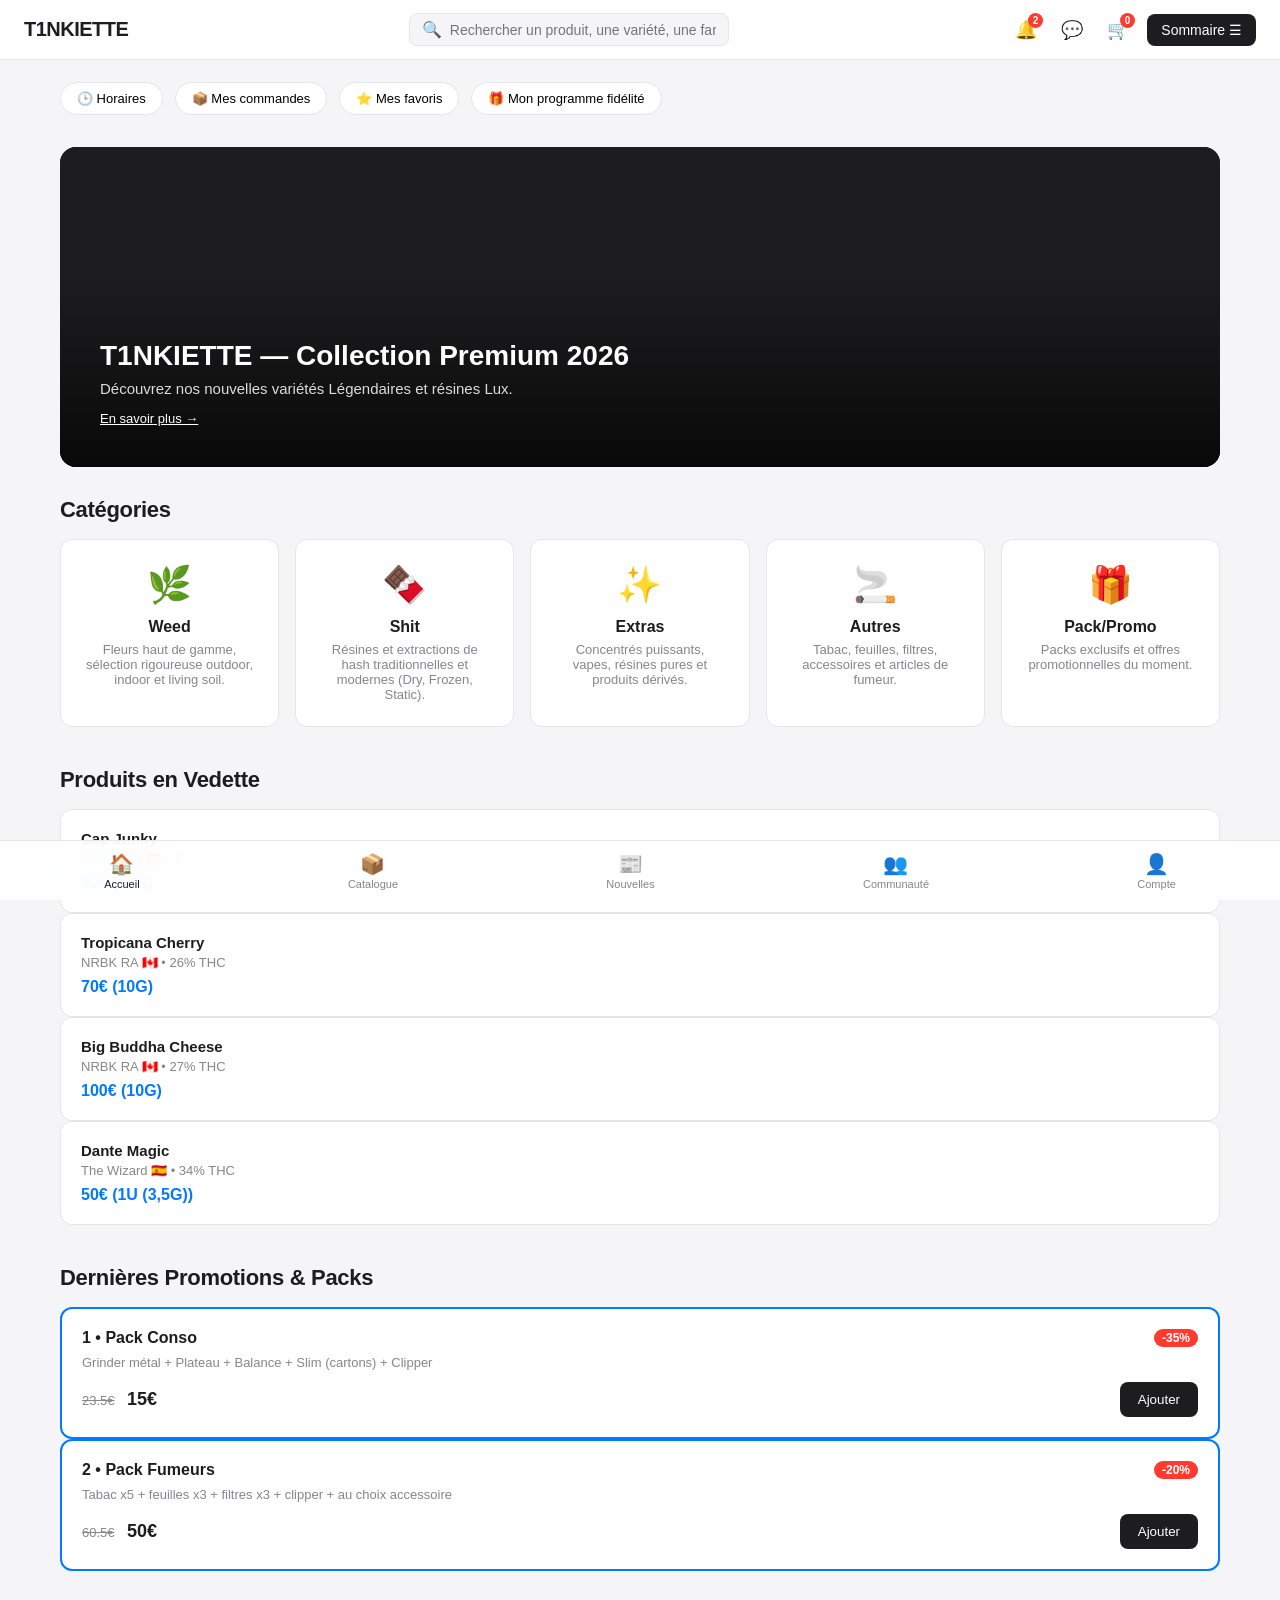
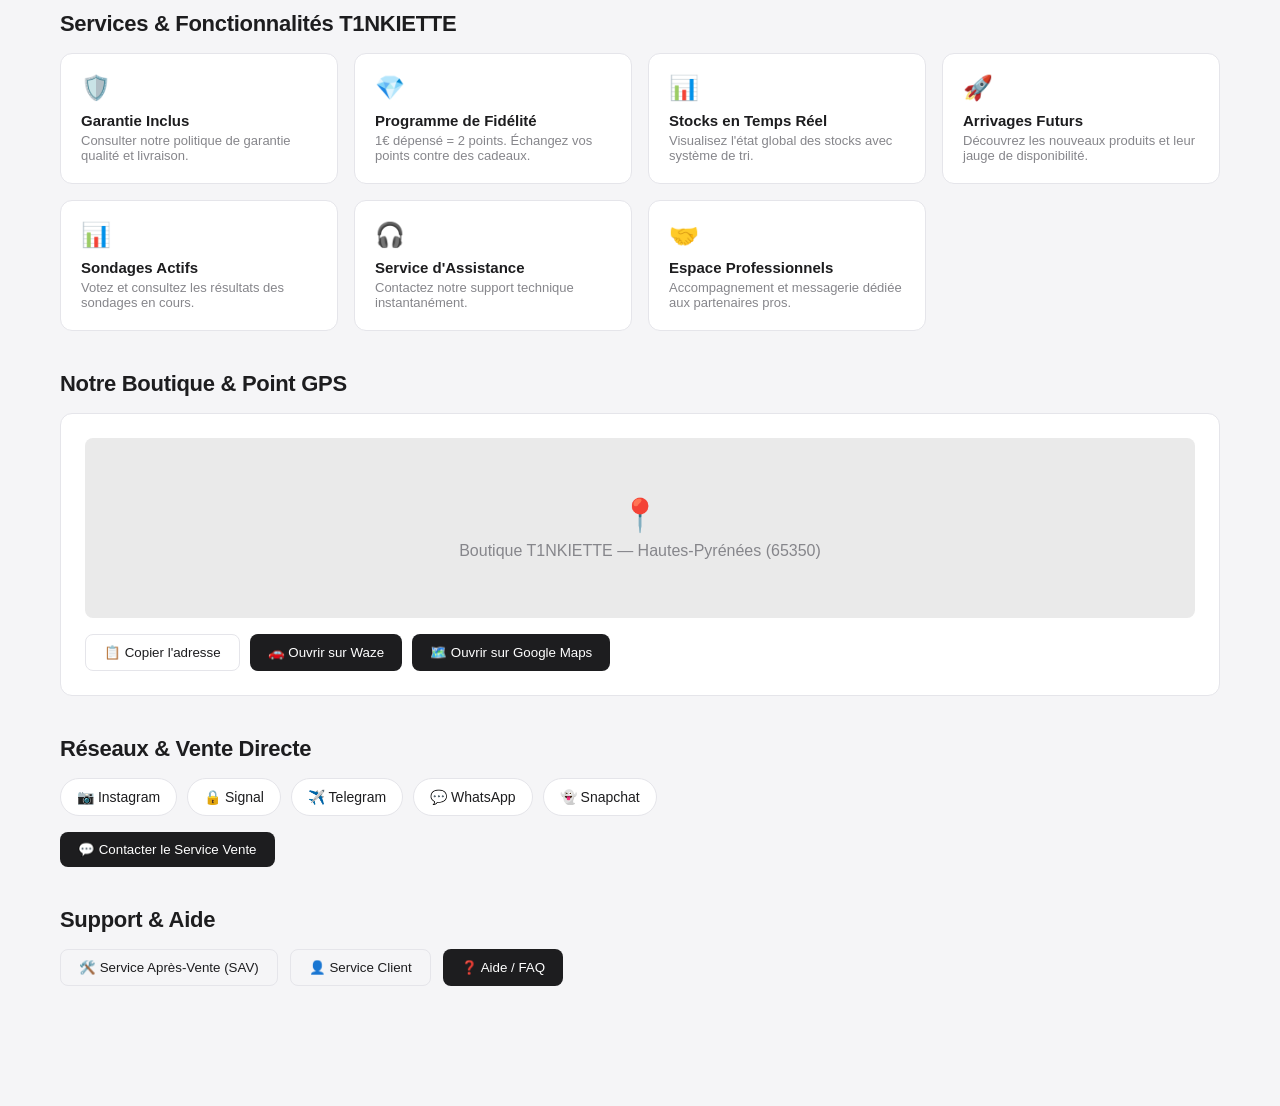
<file: index.html>
<!DOCTYPE html>
<html lang="fr">
<head>
  <meta charset="UTF-8">
  <meta name="viewport" content="width=device-width, initial-scale=1.0">
  <title>T1NKIETTE — Store & Blog</title>
  <link rel="stylesheet" href="css/style.css">
  <link rel="stylesheet" href="css/home.css">
</head>
<body>

  <!-- ================= HEADER (Barre Haute) ================= -->
  <header class="app-header">
    <div class="header-left">
      <a href="index.html" class="logo">T1NKIETTE</a>
    </div>
    <div class="header-center">
      <div class="search-bar-container">
        <span class="search-icon">🔍</span>
        <input type="text" id="global-search" placeholder="Rechercher un produit, une variété, une farm..." oninput="handleGlobalSearch(this.value)">
      </div>
    </div>
    <div class="header-right">
      <button class="icon-btn" onclick="openNotificationsModal()" title="Notifications">🔔<span id="notif-badge" class="badge">2</span></button>
      <button class="icon-btn" onclick="window.location.href='messaging.html'" title="Messagerie">💬</button>
      <button class="icon-btn" onclick="window.location.href='cart.html'" title="Panier">🛒<span id="cart-badge" class="badge">0</span></button>
      <button class="btn-sommaire" onclick="openSommaireDrawer()">Sommaire ☰</button>
    </div>
  </header>

  <!-- ================= MAIN CONTENT CONTAINER ================= -->
  <main id="main-content" class="container">
    
    <!-- BARRE SECONDAIRE ACCUEIL -->
    <div class="home-subbar">
      <button class="subbar-btn" onclick="openModal('horaires-modal')">🕒 Horaires</button>
      <button class="subbar-btn" onclick="window.location.href='account.html#orders'">📦 Mes commandes</button>
      <button class="subbar-btn" onclick="window.location.href='account.html#favorites'">⭐ Mes favoris</button>
      <button class="subbar-btn" onclick="window.location.href='loyalty.html'">🎁 Mon programme fidélité</button>
    </div>

    <!-- 1. CARROUSEL HERO (Dernières news / produits / promos - max 5 slides) -->
    <section class="hero-carousel">
      <div class="carousel-track" id="hero-track">
        <!-- Généré dynamiquement -->
      </div>
      <div class="carousel-dots" id="carousel-dots"></div>
    </section>

    <!-- 2. CATÉGORIES DE PRODUITS -->
    <section class="home-section">
      <h2 class="section-title">Catégories</h2>
      <div class="categories-grid" id="home-categories-grid">
        <!-- Généré dynamiquement depuis store-data.js -->
      </div>
    </section>

    <!-- 3. PRODUITS EN VEDETTE -->
    <section class="home-section">
      <h2 class="section-title">Produits en Vedette</h2>
      <div class="products-carousel" id="featured-products-grid">
        <!-- Généré dynamiquement -->
      </div>
    </section>

    <!-- 4. DERNIÈRES PROMOTIONS -->
    <section class="home-section">
      <h2 class="section-title">Dernières Promotions & Packs</h2>
      <div class="promos-grid" id="home-promos-grid">
        <!-- Généré dynamiquement -->
      </div>
    </section>

    <!-- 5. LES 7 MEILLEURES FONCTIONNALITÉS -->
    <section class="home-section">
      <h2 class="section-title">Services & Fonctionnalités T1NKIETTE</h2>
      <div class="features-grid">
        <div class="feature-card" onclick="window.location.href='community.html#warranty'">
          <span class="feature-icon">🛡️</span>
          <h3>Garantie Inclus</h3>
          <p>Consulter notre politique de garantie qualité et livraison.</p>
        </div>
        <div class="feature-card" onclick="window.location.href='loyalty.html'">
          <span class="feature-icon">💎</span>
          <h3>Programme de Fidélité</h3>
          <p>1€ dépensé = 2 points. Échangez vos points contre des cadeaux.</p>
        </div>
        <div class="feature-card" onclick="openModal('realtime-stocks-modal')">
          <span class="feature-icon">📊</span>
          <h3>Stocks en Temps Réel</h3>
          <p>Visualisez l'état global des stocks avec système de tri.</p>
        </div>
        <div class="feature-card" onclick="window.location.href='news.html#arrivals'">
          <span class="feature-icon">🚀</span>
          <h3>Arrivages Futurs</h3>
          <p>Découvrez les nouveaux produits et leur jauge de disponibilité.</p>
        </div>
        <div class="feature-card" onclick="window.location.href='news.html#polls'">
          <span class="feature-icon">📊</span>
          <h3>Sondages Actifs</h3>
          <p>Votez et consultez les résultats des sondages en cours.</p>
        </div>
        <div class="feature-card" onclick="window.location.href='messaging.html?service=assistance'">
          <span class="feature-icon">🎧</span>
          <h3>Service d'Assistance</h3>
          <p>Contactez notre support technique instantanément.</p>
        </div>
        <div class="feature-card" onclick="window.location.href='messaging.html?service=pro'">
          <span class="feature-icon">🤝</span>
          <h3>Espace Professionnels</h3>
          <p>Accompagnement et messagerie dédiée aux partenaires pros.</p>
        </div>
      </div>
    </section>

    <!-- 6. ADRESSE DE LA BOUTIQUE & GPS -->
    <section class="home-section">
      <h2 class="section-title">Notre Boutique & Point GPS</h2>
      <div class="address-card">
        <div class="map-placeholder">
          <div class="gps-pin">📍</div>
          <span>Boutique T1NKIETTE — Hautes-Pyrénées (65350)</span>
        </div>
        <div class="address-actions">
          <button class="btn btn-outline" onclick="copyStoreAddress()">📋 Copier l'adresse</button>
          <button class="btn" onclick="openWaze()">🚗 Ouvrir sur Waze</button>
          <button class="btn" onclick="openGoogleMaps()">🗺️ Ouvrir sur Google Maps</button>
        </div>
      </div>
    </section>

    <!-- 7. RÉSEAUX AFFILIÉS & VENTE DIRECTE -->
    <section class="home-section">
      <h2 class="section-title">Réseaux & Vente Directe</h2>
      <div class="social-grid">
        <a href="https://instagram.com" target="_blank" class="social-badge">📷 Instagram</a>
        <a href="https://signal.org" target="_blank" class="social-badge">🔒 Signal</a>
        <a href="https://telegram.org" target="_blank" class="social-badge">✈️ Telegram</a>
        <a href="https://whatsapp.com" target="_blank" class="social-badge">💬 WhatsApp</a>
        <a href="https://snapchat.com" target="_blank" class="social-badge">👻 Snapchat</a>
      </div>
      <div class="center-btn" style="margin-top: 16px;">
        <button class="btn" onclick="window.location.href='messaging.html?service=vente'">💬 Contacter le Service Vente</button>
      </div>
    </section>

    <!-- 8. SUPPORT, SAV & FAQ -->
    <section class="home-section" style="margin-bottom: 40px;">
      <h2 class="section-title">Support & Aide</h2>
      <div class="support-grid">
        <button class="btn btn-outline" onclick="window.location.href='messaging.html?service=sav'">🛠️ Service Après-Vente (SAV)</button>
        <button class="btn btn-outline" onclick="window.location.href='messaging.html?service=client'">👤 Service Client</button>
        <button class="btn" onclick="window.location.href='community.html#faq'">❓ Aide / FAQ</button>
      </div>
    </section>

  </main>

  <!-- ================= FOOTER (Barre Basse 5 Piliers) ================= -->
  <nav class="app-footer">
    <a href="index.html" class="nav-item active"><span class="nav-icon">🏠</span><span>Accueil</span></a>
    <a href="catalog.html" class="nav-item"><span class="nav-icon">📦</span><span>Catalogue</span></a>
    <a href="news.html" class="nav-item"><span class="nav-icon">📰</span><span>Nouvelles</span></a>
    <a href="community.html" class="nav-item"><span class="nav-icon">👥</span><span>Communauté</span></a>
    <a href="account.html" class="nav-item"><span class="nav-icon">👤</span><span>Compte</span></a>
  </nav>

  <!-- ================= MODALS & POP-UPS ================= -->

  <!-- Pop-up Horaires -->
  <div id="horaires-modal" class="modal-backdrop">
    <div class="modal-card">
      <h2>🕒 Horaires & Services</h2>
      <div class="horaires-content">
        <p><strong>🏪 Sur place :</strong> Lundi au Samedi : 10h00 - 20h00</p>
        <p><strong>🛵 Livraison :</strong> Lundi au Samedi : 11h00 - 22h00</p>
        <p><strong>📦 Envoi postal :</strong> Expédition quotidienne du Lundi au Vendredi à 14h00</p>
        <p class="modal-note">* Prise de commande en ligne 24h/24 et 7j/7.</p>
      </div>
      <button class="btn" onclick="closeModal('horaires-modal')">Fermer</button>
    </div>
  </div>

  <!-- Pop-up Stocks en Temps Réel (avec tri) -->
  <div id="realtime-stocks-modal" class="modal-backdrop">
    <div class="modal-card large-modal">
      <div class="modal-header">
        <h2>📊 État Global des Stocks (Temps Réel)</h2>
        <button class="close-btn" onclick="closeModal('realtime-stocks-modal')">✕</button>
      </div>
      <div class="stock-filter-bar">
        <input type="text" id="stock-search-input" placeholder="Filtrer par produit ou farm..." oninput="filterModalStocks(this.value)">
        <select id="stock-level-filter" onchange="filterModalStocks()">
          <option value="all">Tous les niveaux</option>
          <option value="red">🟥 Critique / Rupture</option>
          <option value="orange">🟧 Niveau 2</option>
          <option value="yellow">🟨 Niveau 3</option>
          <option value="green">🟩 Niveau 4</option>
          <option value="blue">🟦 Niveau 5</option>
          <option value="purple">🟪 Stock Max</option>
        </select>
      </div>
      <div class="stock-table-container" id="modal-stocks-list">
        <!-- Rempli par script -->
      </div>
      <button class="btn" style="margin-top: 16px;" onclick="closeModal('realtime-stocks-modal')">Fermer</button>
    </div>
  </div>

  <!-- Pop-up Notifications -->
  <div id="notifications-modal" class="modal-backdrop">
    <div class="modal-card">
      <h2>🔔 Notifications</h2>
      <div class="notifications-list" id="notifications-container">
        <div class="notif-item">
          <span class="notif-dot"></span>
          <div>
            <p><strong>Nouveau pack disponible !</strong> Le Pack Conso est en promo exclusive.</p>
            <span class="notif-time">Il y a 2 heures</span>
          </div>
        </div>
        <div class="notif-item">
          <span class="notif-dot"></span>
          <div>
            <p><strong>Mise à jour des stocks :</strong> Arrivage imminent de Cali Top Shelf.</p>
            <span class="notif-time">Il y a 1 jour</span>
          </div>
        </div>
      </div>
      <button class="btn" style="margin-top: 16px;" onclick="closeModal('notifications-modal')">Fermer</button>
    </div>
  </div>

  <!-- Panneau Sommaire Latéral -->
  <div id="sommaire-drawer" class="drawer-backdrop">
    <div class="drawer-panel">
      <div class="drawer-header">
        <h2>Sommaire T1NKIETTE</h2>
        <button class="close-btn" onclick="closeSommaireDrawer()">✕</button>
      </div>
      <div class="drawer-links" id="drawer-links-container">
        <!-- Rempli par script -->
      </div>
    </div>
  </div>

  <!-- Scripts -->
  <script src="js/store-data.js"></script>
  <script src="js/app-home.js"></script>
</body>
</html>
</file>
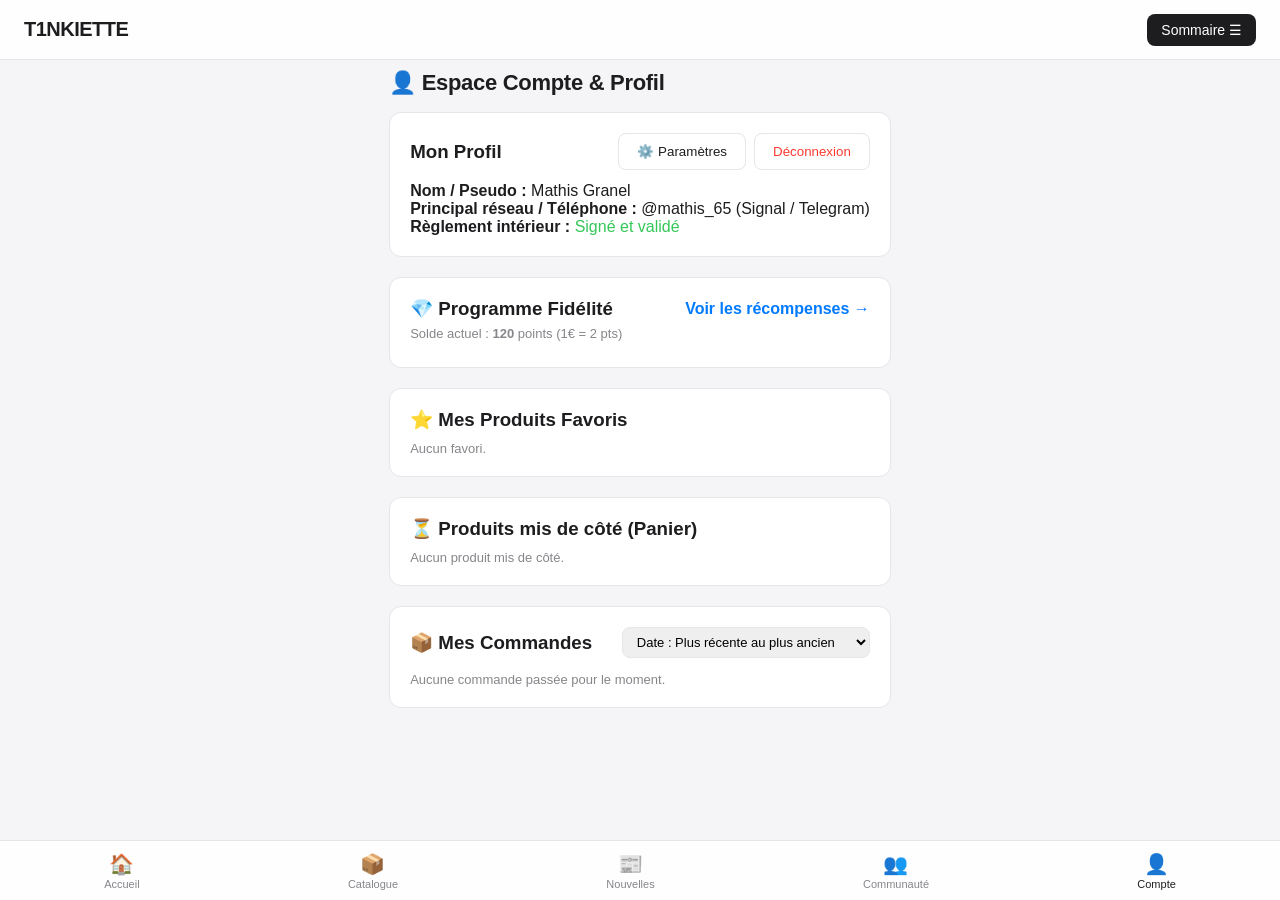
<file: account.html>
<!DOCTYPE html>
<html lang="fr">
<head>
  <meta charset="UTF-8">
  <meta name="viewport" content="width=device-width, initial-scale=1.0">
  <title>T1NKIETTE — Mon Compte</title>
  <link rel="stylesheet" href="css/style.css">
  <link rel="stylesheet" href="css/home.css">
</head>
<body>

  <header class="app-header">
    <div class="header-left"><a href="index.html" class="logo">T1NKIETTE</a></div>
    <div class="header-right">
      <button class="btn-sommaire" onclick="openSommaireDrawer()">Sommaire ☰</button>
    </div>
  </header>

  <main class="container">
    <h2 class="section-title">👤 Espace Compte & Profil</h2>

    <!-- 1. ENCART PROFIL -->
    <div class="card" style="margin-bottom:20px;">
      <div style="display:flex; justify-content:space-between; align-items:center; margin-bottom:12px;">
        <h3>Mon Profil</h3>
        <div style="display:flex; gap:8px;">
          <button class="btn btn-outline" onclick="editProfile()">⚙️ Paramètres</button>
          <button class="btn btn-outline" style="color:var(--danger-color);" onclick="logout()">Déconnexion</button>
        </div>
      </div>
      <p><strong>Nom / Pseudo :</strong> Mathis Granel</p>
      <p><strong>Principal réseau / Téléphone :</strong> @mathis_65 (Signal / Telegram)</p>
      <p><strong>Règlement intérieur :</strong> <span style="color:var(--success-color);">Signé et validé</span></p>
    </div>

    <!-- 2. ENCART PROGRAMME FIDÉLITÉ (Suivi & Accès récompenses) -->
    <div class="card" style="margin-bottom:20px; cursor:pointer;" onclick="window.location.href='loyalty.html'">
      <div style="display:flex; justify-content:space-between; align-items:center;">
        <h3>💎 Programme Fidélité</h3>
        <span style="color:var(--accent-color); font-weight:600;">Voir les récompenses →</span>
      </div>
      <p style="font-size:13px; color:var(--text-secondary); margin:6px 0;">Solde actuel : <strong id="account-points-val">0</strong> points (1€ = 2 pts)</p>
    </div>

    <!-- 3. ENCART MES FAVORIS -->
    <div class="card" style="margin-bottom:20px;">
      <h3 style="margin-bottom:10px;">⭐ Mes Produits Favoris</h3>
      <div id="account-favorites-box"></div>
    </div>

    <!-- 4. ENCART FINALISER L'ACHAT (Produits mis de côté) -->
    <div class="card" style="margin-bottom:20px;">
      <h3 style="margin-bottom:10px;">⏳ Produits mis de côté (Panier)</h3>
      <div id="account-saved-box"></div>
    </div>

    <!-- 5. ENCART MES COMMANDES (Avec tri Prix, Date, Statut) -->
    <div class="card" style="margin-bottom:40px;" id="orders">
      <div style="display:flex; justify-content:space-between; align-items:center; margin-bottom:14px; flex-wrap:wrap; gap:10px;">
        <h3>📦 Mes Commandes</h3>
        <select id="order-sort-select" onchange="renderAccountOrders()" style="padding:6px 10px; border-radius:8px; border:1px solid var(--border-color); font-size:13px;">
          <option value="date-desc">Date : Plus récente au plus ancien</option>
          <option value="date-asc">Date : Plus ancienne au plus récent</option>
          <option value="price-desc">Prix : Du plus élevé au plus faible</option>
          <option value="price-asc">Prix : Du plus faible au plus élevé</option>
          <option value="status">Statut de la commande</option>
        </select>
      </div>
      <div id="account-orders-list"></div>
    </div>

  </main>

  <div id="sommaire-drawer" class="drawer-backdrop">
    <div class="drawer-panel">
      <div class="drawer-header"><h2>Sommaire T1NKIETTE</h2><button class="close-btn" onclick="closeSommaireDrawer()">✕</button></div>
      <div class="drawer-links" id="drawer-links-container"></div>
    </div>
  </div>

  <nav class="app-footer">
    <a href="index.html" class="nav-item"><span class="nav-icon">🏠</span><span>Accueil</span></a>
    <a href="catalog.html" class="nav-item"><span class="nav-icon">📦</span><span>Catalogue</span></a>
    <a href="news.html" class="nav-item"><span class="nav-icon">📰</span><span>Nouvelles</span></a>
    <a href="community.html" class="nav-item"><span class="nav-icon">👥</span><span>Communauté</span></a>
    <a href="account.html" class="nav-item active"><span class="nav-icon">👤</span><span>Compte</span></a>
  </nav>

  <script src="js/store-data.js"></script>
  <script src="js/app-home.js"></script>
  <script>
    document.addEventListener("DOMContentLoaded", () => {
      document.getElementById("account-points-val").innerText = localStorage.getItem("t1nkiette_points") || "120";
      renderAccountFavorites();
      renderAccountSaved();
      renderAccountOrders();
    });

    function renderAccountFavorites() {
      const favs = JSON.parse(localStorage.getItem("t1nkiette_favs") || "[]");
      const box = document.getElementById("account-favorites-box");
      if (favs.length === 0) {
        box.innerHTML = `<p style="font-size:13px; color:var(--text-secondary);">Aucun favori.</p>`;
      } else {
        box.innerHTML = favs.map(f => `<div class="stock-row"><span>⭐ ${f}</span><button class="btn btn-outline" style="padding:4px 10px; font-size:12px;" onclick="window.location.href='catalog.html'">Voir</button></div>`).join("");
      }
    }

    function renderAccountSaved() {
      const saved = JSON.parse(localStorage.getItem("t1nkiette_saved") || "[]");
      const box = document.getElementById("account-saved-box");
      if (saved.length === 0) {
        box.innerHTML = `<p style="font-size:13px; color:var(--text-secondary);">Aucun produit mis de côté.</p>`;
      } else {
        box.innerHTML = saved.map(s => `<div class="stock-row"><span>${s.name} (${s.qtyLabel}) — ${s.price}€</span><button class="btn" style="padding:4px 10px; font-size:12px;" onclick="window.location.href='cart.html'">Reprendre</button></div>`).join("");
      }
    }

    function renderAccountOrders() {
      let orders = JSON.parse(localStorage.getItem("t1nkiette_orders") || "[]");
      const sortVal = document.getElementById("order-sort-select").value;
      const box = document.getElementById("account-orders-list");

      if (orders.length === 0) {
        box.innerHTML = `<p style="font-size:13px; color:var(--text-secondary);">Aucune commande passée pour le moment.</p>`;
        return;
      }

      if (sortVal === "date-desc") orders.sort((a,b) => b.timestamp - a.timestamp);
      if (sortVal === "date-asc") orders.sort((a,b) => a.timestamp - b.timestamp);
      if (sortVal === "price-desc") orders.sort((a,b) => b.total - a.total);
      if (sortVal === "price-asc") orders.sort((a,b) => a.total - b.total);

      box.innerHTML = orders.map(ord => `
        <div class="card" style="margin-bottom:12px;">
          <div style="display:flex; justify-content:space-between; align-items:center; margin-bottom:8px;">
            <strong>${ord.id}</strong>
            <span style="background:var(--bg-secondary); padding:2px 8px; border-radius:8px; font-size:12px; font-weight:600;">${ord.status}</span>
          </div>
          <p style="font-size:13px; color:var(--text-secondary);">Date : ${ord.date} • Mode : ${ord.mode} • Paiement : ${ord.payment}</p>
          <p style="font-size:13px; color:var(--text-secondary);">Adresse : ${ord.address}</p>
          <div style="font-weight:700; margin-top:8px;">Total : ${ord.total.toFixed(2)}€</div>
          ${ord.adminNote ? `<div style="margin-top:8px; padding:8px; background:rgba(0,122,255,0.05); border-left:3px solid var(--accent-color); font-size:12px;">Note gérant : ${ord.adminNote}</div>` : ''}
        </div>
      `).join("");
    }

    function editProfile() { alert("Mode édition du profil"); }
    function logout() { localStorage.clear(); alert("Déconnexion réussie."); location.reload(); }
  </script>
</body>
</html>
</file>
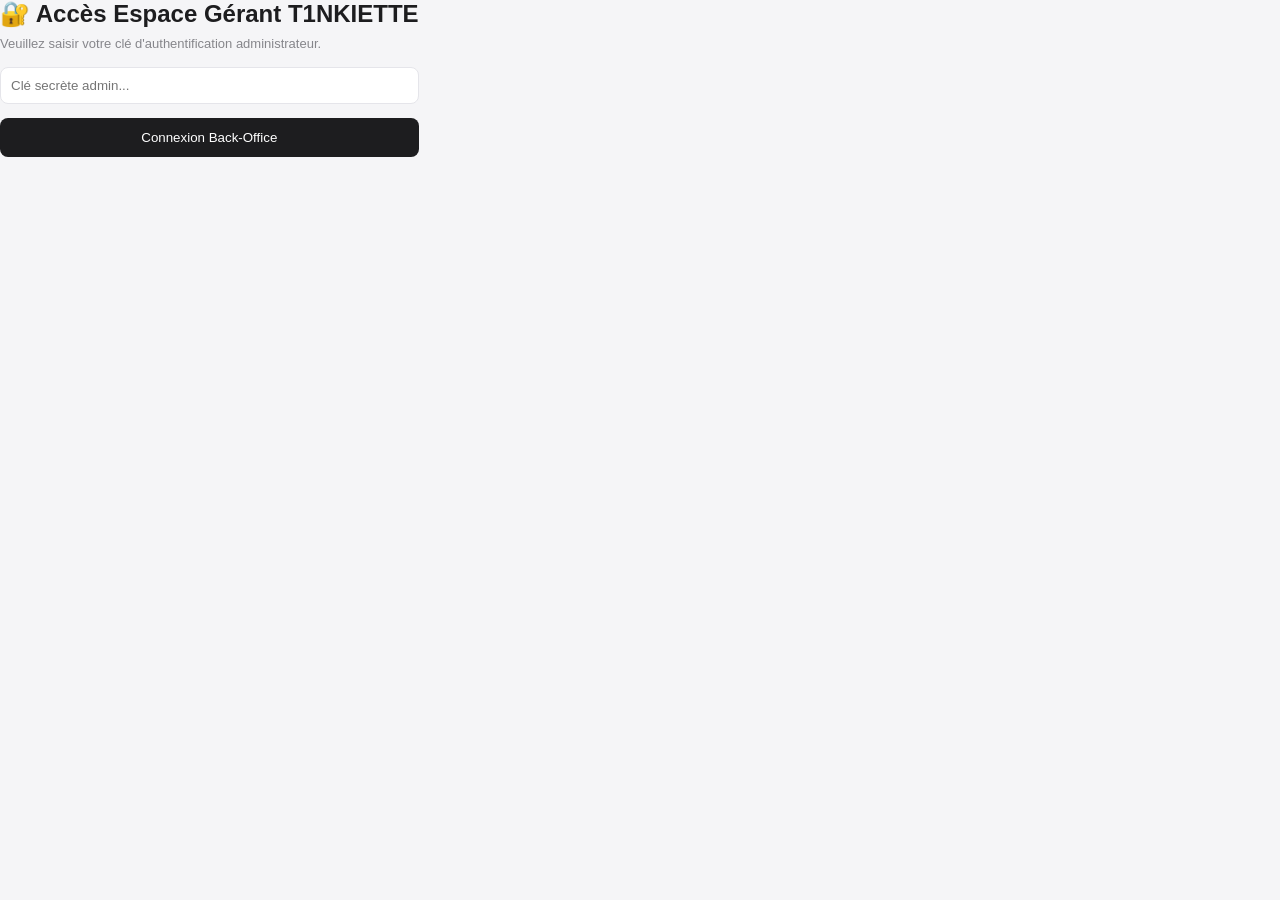
<file: admin.html>
<!DOCTYPE html>
<html lang="fr">
<head>
  <meta charset="UTF-8">
  <meta name="viewport" content="width=device-width, initial-scale=1.0">
  <title>T1NKIETTE — Espace Gérant (Back-Office)</title>
  <link rel="stylesheet" href="css/style.css">
  <link rel="stylesheet" href="css/admin.css">
</head>
<body>

  <!-- ÉCRAN DE CONNEXION ADMIN -->
  <div id="admin-login-screen" class="modal-backdrop" style="display:flex;">
    <div class="modal-card">
      <h2>🔐 Accès Espace Gérant T1NKIETTE</h2>
      <p style="font-size:13px; color:var(--text-secondary); margin:8px 0 16px;">Veuillez saisir votre clé d'authentification administrateur.</p>
      <input type="password" id="admin-key-input" placeholder="Clé secrète admin..." style="width:100%; padding:10px; border:1px solid var(--border-color); border-radius:8px; margin-bottom:14px;">
      <button class="btn" style="width:100%; padding:12px;" onclick="checkAdminLogin()">Connexion Back-Office</button>
    </div>
  </div>

  <!-- DASHBOARD ADMIN PRINCIPAL -->
  <div id="admin-dashboard-screen" style="display:none;">
    <header class="app-header">
      <div class="header-left">
        <span class="logo">T1NKIETTE — Back-Office Gérant</span>
      </div>
      <div class="header-right">
        <button class="btn btn-outline" onclick="window.location.href='index.html'">🌐 Voir le site client</button>
        <button class="btn" style="background:var(--danger-color);" onclick="adminLogout()">Déconnexion</button>
      </div>
    </header>

    <main class="container" style="padding-top:30px; padding-bottom:50px;">
      
      <!-- NAVIGATION ONGLETS ADMIN -->
      <div class="admin-tabs">
        <button class="admin-tab-btn active" onclick="switchAdminTab('finances')">📊 Dashboard Financier</button>
        <button class="admin-tab-btn" onclick="switchAdminTab('orders')">📦 Gestion Commandes</button>
        <button class="admin-tab-btn" onclick="switchAdminTab('catalog')">✏️ CRUD Catalogue & Stocks</button>
        <button class="admin-tab-btn" onclick="switchAdminTab('content')">🛠️ Encarts, Promos & Arrivages</button>
      </div>

      <!-- ONGLET 1 : FINANCES & BÉNÉFICES -->
      <div id="tab-finances" class="admin-tab-content">
        <h2 class="section-title">Dashboard Financier & Rentabilité</h2>
        
        <div class="metrics-grid">
          <div class="card metric-card">
            <span style="font-size:12px; color:var(--text-secondary);">Chiffre d'Affaires Brut (CA)</span>
            <div id="metric-ca" style="font-size:24px; font-weight:700; margin-top:6px;">0.00 €</div>
          </div>
          <div class="card metric-card">
            <span style="font-size:12px; color:var(--text-secondary);">Investissement Stock (COGS)</span>
            <div id="metric-cogs" style="font-size:24px; font-weight:700; color:var(--warning-color); margin-top:6px;">0.00 €</div>
          </div>
          <div class="card metric-card">
            <span style="font-size:12px; color:var(--text-secondary);">Bénéfice Net Réel</span>
            <div id="metric-benefit" style="font-size:24px; font-weight:700; color:var(--success-color); margin-top:6px;">0.00 €</div>
          </div>
          <div class="card metric-card">
            <span style="font-size:12px; color:var(--text-secondary);">Marge Moyenne</span>
            <div id="metric-margin" style="font-size:24px; font-weight:700; color:var(--accent-color); margin-top:6px;">0 %</div>
          </div>
        </div>

        <div class="card" style="margin-top:24px;">
          <h3>Détail par Mode de Réception & Paiement</h3>
          <div id="financial-breakdown-box" style="margin-top:12px; font-size:14px; color:var(--text-secondary);">
            Aucune donnée de vente enregistrée pour le moment.
          </div>
        </div>
      </div>

      <!-- ONGLET 2 : GESTION COMMANDES -->
      <div id="tab-orders" class="admin-tab-content" style="display:none;">
        <h2 class="section-title">Gestion Avancée des Commandes</h2>
        <div id="admin-orders-container"></div>
      </div>

      <!-- ONGLET 3 : CRUD CATALOGUE & STOCKS -->
      <div id="tab-catalog" class="admin-tab-content" style="display:none;">
        <div style="display:flex; justify-content:space-between; align-items:center; margin-bottom:16px;">
          <h2 class="section-title" style="margin:0;">Gestion du Catalogue & des Stocks (🟥🟧🟨🟩🟦🟪)</h2>
          <button class="btn" onclick="openNewProductModal()">+ Ajouter un produit</button>
        </div>
        <div id="admin-catalog-container"></div>
      </div>

      <!-- ONGLET 4 : ENCARTS, PROMOS & ARRIVAGES -->
      <div id="tab-content" class="admin-tab-content" style="display:none;">
        <h2 class="section-title">Éditeur d'Encarts, Promos & Fidélité</h2>
        <div class="card" style="margin-bottom:20px;">
          <h3>Modifier les Paramètres du Programme Fidélité</h3>
          <div style="display:flex; gap:10px; margin-top:12px; flex-wrap:wrap;">
            <input type="number" id="admin-loyalty-ratio" placeholder="Ratio (ex: 2 pts par euro)" style="padding:8px; border:1px solid var(--border-color); border-radius:8px; width:220px;">
            <button class="btn" onclick="saveLoyaltySettings()">Mettre à jour</button>
          </div>
        </div>
        <div class="card">
          <h3>Gestion des Arrivages Futurs</h3>
          <p style="font-size:13px; color:var(--text-secondary); margin:6px 0 12px;">Modifier la jauge temporelle et les stocks prévus.</p>
          <div id="admin-arrivals-box"></div>
        </div>
      </div>

    </main>
  </div>

  <script src="js/store-data.js"></script>
  <script src="js/admin.js"></script>
</body>
</html>
</file>
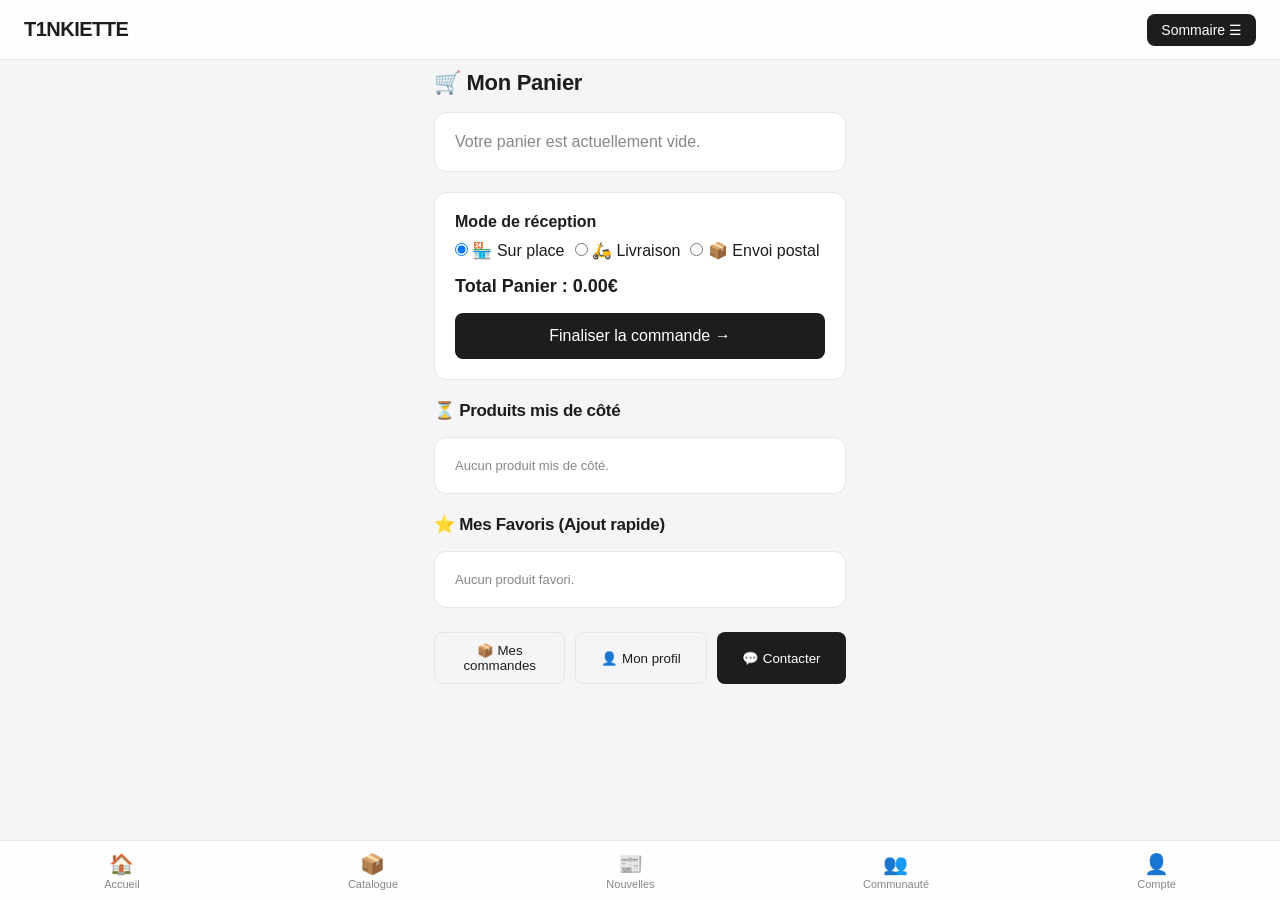
<file: cart.html>
<!DOCTYPE html>
<html lang="fr">
<head>
  <meta charset="UTF-8">
  <meta name="viewport" content="width=device-width, initial-scale=1.0">
  <title>T1NKIETTE — Panier & Commande</title>
  <link rel="stylesheet" href="css/style.css">
  <link rel="stylesheet" href="css/home.css">
</head>
<body>

  <header class="app-header">
    <div class="header-left"><a href="index.html" class="logo">T1NKIETTE</a></div>
    <div class="header-right">
      <button class="btn-sommaire" onclick="openSommaireDrawer()">Sommaire ☰</button>
    </div>
  </header>

  <main class="container">
    <!-- VUE 1 : PANIER -->
    <div id="cart-step-1">
      <h2 class="section-title">🛒 Mon Panier</h2>
      <div id="cart-items-list" style="display:flex; flex-direction:column; gap:12px; margin-bottom:20px;"></div>

      <div class="card" style="margin-bottom:20px;">
        <h3 style="font-size:16px; margin-bottom:10px;">Mode de réception</h3>
        <div style="display:flex; gap:10px; flex-wrap:wrap;">
          <label><input type="radio" name="delivery-mode" value="Sur place" checked onchange="toggleAddressField()"> 🏪 Sur place</label>
          <label><input type="radio" name="delivery-mode" value="Livraison" onchange="toggleAddressField()"> 🛵 Livraison</label>
          <label><input type="radio" name="delivery-mode" value="Envoi" onchange="toggleAddressField()"> 📦 Envoi postal</label>
        </div>
        <div style="margin-top:16px; font-size:18px; font-weight:700;">
          Total Panier : <span id="cart-total-amount">0</span>€
        </div>
        <button class="btn" style="width:100%; margin-top:16px; padding:14px; font-size:16px;" onclick="goToCheckout()">
          Finaliser la commande →
        </button>
      </div>

      <!-- PRODUITS MIS DE CÔTÉ (Juste en dessous du bouton finaliser) -->
      <h3 class="section-title" style="font-size:17px;">⏳ Produits mis de côté</h3>
      <div id="saved-later-list" class="card" style="margin-bottom:20px;"></div>

      <!-- PRODUITS FAVORIS AJOUTABLES AU PANIER -->
      <h3 class="section-title" style="font-size:17px;">⭐ Mes Favoris (Ajout rapide)</h3>
      <div id="cart-favorites-list" class="card" style="margin-bottom:24px;"></div>

      <!-- 3 BOUTONS EN BAS DU PANIER -->
      <div style="display:flex; gap:10px; flex-wrap:wrap; margin-bottom:40px;">
        <button class="btn btn-outline" style="flex:1;" onclick="window.location.href='account.html#orders'">📦 Mes commandes</button>
        <button class="btn btn-outline" style="flex:1;" onclick="window.location.href='account.html'">👤 Mon profil</button>
        <button class="btn" style="flex:1;" onclick="openModal('contact-services-modal')">💬 Contacter</button>
      </div>
    </div>

    <!-- VUE 2 : FINALISATION DE COMMANDE -->
    <div id="cart-step-2" style="display:none;">
      <button class="btn btn-outline" style="margin-bottom:16px;" onclick="backToCart()">← Retour au panier</button>
      <h2 class="section-title">💳 Finalisation de la commande</h2>

      <div class="card" style="margin-bottom:16px;">
        <h3 style="font-size:16px; margin-bottom:10px;">1. Choix du mode de paiement</h3>
        <div style="display:flex; gap:12px; flex-wrap:wrap;">
          <label><input type="radio" name="payment-method" value="Espèces" checked> 💵 Espèces</label>
          <label><input type="radio" name="payment-method" value="Carte Bleue"> 💳 Carte Bleue</label>
          <label><input type="radio" name="payment-method" value="Crypto"> ₿ Crypto</label>
          <label><input type="radio" name="payment-method" value="Virement"> 🏦 Virement</label>
        </div>
      </div>

      <div class="card" id="checkout-address-card" style="display:none; margin-bottom:16px;">
        <h3 style="font-size:16px; margin-bottom:10px;">2. Adresse de livraison / d'envoi</h3>
        <input type="text" id="delivery-address-input" placeholder="Numéro, rue, code postal, ville..." style="width:100%; padding:10px; border:1px solid var(--border-color); border-radius:8px;">
      </div>

      <div class="card" style="margin-bottom:16px;">
        <h3 style="font-size:16px; margin-bottom:10px;">3. Code Promo</h3>
        <div style="display:flex; gap:8px;">
          <input type="text" id="promo-code-input" placeholder="Ex: T1NKIETTE10" style="flex:1; padding:10px; border:1px solid var(--border-color); border-radius:8px;">
          <button class="btn btn-outline" onclick="applyPromoCode()">Appliquer</button>
        </div>
        <p id="promo-feedback" style="font-size:12px; color:var(--success-color); margin-top:6px;"></p>
      </div>

      <div class="card">
        <h3 style="font-size:16px; margin-bottom:10px;">Récapitulatif Total</h3>
        <div id="checkout-summary-details" style="font-size:14px; margin-bottom:12px;"></div>
        <div style="font-size:20px; font-weight:700; margin-bottom:16px;">Total à payer : <span id="final-pay-amount">0</span>€</div>
        <button class="btn" style="width:100%; padding:14px; font-size:16px; background:var(--success-color);" onclick="submitOrder()">
          ✅ Payer et Valider la Commande
        </button>
      </div>
    </div>
  </main>

  <!-- POP-UP CONTACTER (4 MESSAGERIES LISTÉES) -->
  <div id="contact-services-modal" class="modal-backdrop">
    <div class="modal-card">
      <div class="modal-header">
        <h2>💬 Contacter un service</h2>
        <button class="close-btn" onclick="closeModal('contact-services-modal')">✕</button>
      </div>
      <div style="display:flex; flex-direction:column; gap:10px;">
        <button class="btn btn-outline" onclick="window.location.href='messaging.html?service=client'">👤 Service Client</button>
        <button class="btn btn-outline" onclick="window.location.href='messaging.html?service=assistance'">🎧 Service Assistance</button>
        <button class="btn btn-outline" onclick="window.location.href='messaging.html?service=sav'">🛠️ Service Après-Vente (SAV)</button>
        <button class="btn btn-outline" onclick="window.location.href='messaging.html?service=pro'">🤝 Service Professionnel</button>
      </div>
    </div>
  </div>

  <!-- FOOTER -->
  <nav class="app-footer">
    <a href="index.html" class="nav-item"><span class="nav-icon">🏠</span><span>Accueil</span></a>
    <a href="catalog.html" class="nav-item"><span class="nav-icon">📦</span><span>Catalogue</span></a>
    <a href="news.html" class="nav-item"><span class="nav-icon">📰</span><span>Nouvelles</span></a>
    <a href="community.html" class="nav-item"><span class="nav-icon">👥</span><span>Communauté</span></a>
    <a href="account.html" class="nav-item"><span class="nav-icon">👤</span><span>Compte</span></a>
  </nav>

  <script src="js/store-data.js"></script>
  <script src="js/app-home.js"></script>
  <script src="js/app-cart.js"></script>
</body>
</html>
</file>
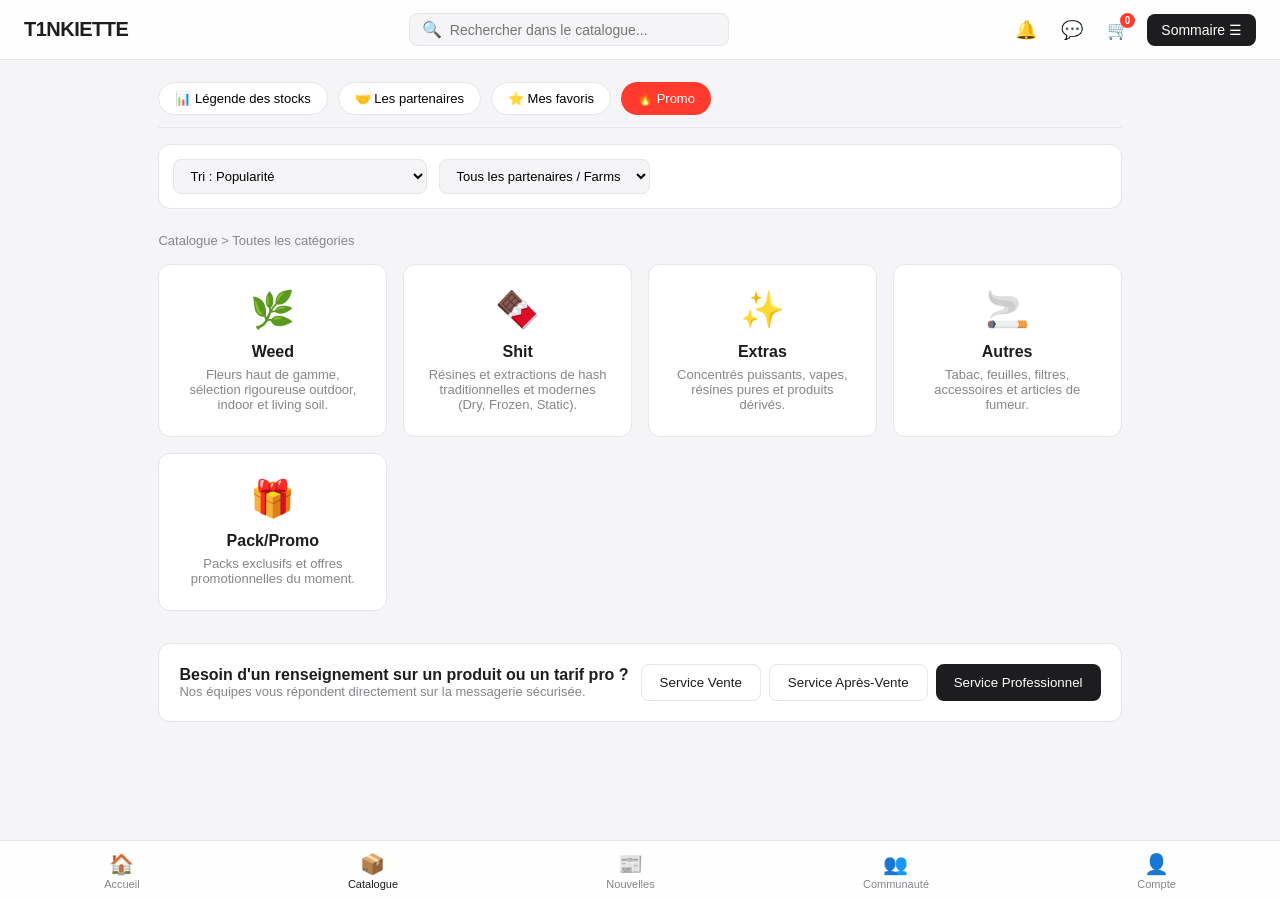
<file: catalog.html>
<!DOCTYPE html>
<html lang="fr">
<head>
  <meta charset="UTF-8">
  <meta name="viewport" content="width=device-width, initial-scale=1.0">
  <title>T1NKIETTE — Catalogue</title>
  <link rel="stylesheet" href="css/style.css">
  <link rel="stylesheet" href="css/home.css">
  <style>
    .catalog-subbar {
      display: flex;
      gap: 10px;
      overflow-x: auto;
      padding: 12px 0;
      margin-bottom: 16px;
      border-bottom: 1px solid var(--border-color);
    }
    .filter-toolbar {
      display: flex;
      gap: 12px;
      flex-wrap: wrap;
      margin-bottom: 24px;
      background: var(--bg-card);
      padding: 14px;
      border-radius: 12px;
      border: 1px solid var(--border-color);
    }
    .filter-toolbar select, .filter-toolbar input {
      padding: 8px 12px;
      border: 1px solid var(--border-color);
      border-radius: 8px;
      font-size: 13px;
      background: var(--bg-secondary);
    }
    .breadcrumb {
      font-size: 13px;
      color: var(--text-secondary);
      margin-bottom: 16px;
      cursor: pointer;
    }
    .product-grid {
      display: grid;
      grid-template-columns: repeat(auto-fill, minmax(280px, 1fr));
      gap: 20px;
    }
    .product-detail-container {
      background: var(--bg-card);
      border: 1px solid var(--border-color);
      border-radius: 16px;
      padding: 28px;
    }
    .media-gallery {
      width: 100%;
      height: 280px;
      background: var(--bg-secondary);
      border-radius: 12px;
      display: flex;
      align-items: center;
      justify-content: center;
      font-size: 64px;
      margin-bottom: 16px;
      position: relative;
    }
    .media-thumbs {
      display: flex;
      gap: 8px;
      justify-content: center;
      margin-bottom: 20px;
    }
    .thumb-btn {
      padding: 6px 12px;
      border: 1px solid var(--border-color);
      border-radius: 8px;
      background: var(--bg-secondary);
      cursor: pointer;
      font-size: 12px;
    }
    .full-stock-bar {
      display: flex;
      width: 100%;
      height: 12px;
      border-radius: 6px;
      overflow: hidden;
      margin-bottom: 20px;
      background: var(--border-color);
    }
    .stock-segment {
      flex: 1;
      opacity: 0.2;
      border-right: 1px solid #fff;
    }
    .stock-segment.active { opacity: 1; }
    .variety-selector {
      display: flex;
      gap: 8px;
      flex-wrap: wrap;
      margin-bottom: 20px;
    }
    .variety-chip {
      padding: 8px 16px;
      border: 1px solid var(--border-color);
      border-radius: 20px;
      cursor: pointer;
      font-size: 13px;
      font-weight: 500;
      background: var(--bg-secondary);
    }
    .variety-chip.selected {
      background: var(--text-primary);
      color: #fff;
      border-color: var(--text-primary);
    }
    .tiers-grid {
      display: grid;
      grid-template-columns: repeat(auto-fit, minmax(110px, 1fr));
      gap: 10px;
      margin: 20px 0;
    }
    .tier-card {
      border: 1px solid var(--border-color);
      border-radius: 10px;
      padding: 12px;
      text-align: center;
      cursor: pointer;
      transition: all 0.2s;
    }
    .tier-card.selected {
      border: 2px solid var(--accent-color);
      background: rgba(0, 122, 255, 0.05);
    }
    .contact-subpage-box {
      margin-top: 32px;
      padding: 20px;
      background: var(--bg-card);
      border: 1px solid var(--border-color);
      border-radius: 12px;
      display: flex;
      justify-content: space-between;
      align-items: center;
      flex-wrap: wrap;
      gap: 12px;
    }
  </style>
</head>
<body>

  <!-- HEADER -->
  <header class="app-header">
    <div class="header-left"><a href="index.html" class="logo">T1NKIETTE</a></div>
    <div class="header-center">
      <div class="search-bar-container">
        <span class="search-icon">🔍</span>
        <input type="text" id="catalog-search" placeholder="Rechercher dans le catalogue..." oninput="filterCatalogProducts()">
      </div>
    </div>
    <div class="header-right">
      <button class="icon-btn" onclick="openModal('notifications-modal')">🔔</button>
      <button class="icon-btn" onclick="window.location.href='messaging.html'">💬</button>
      <button class="icon-btn" onclick="window.location.href='cart.html'">🛒<span id="cart-badge" class="badge">0</span></button>
      <button class="btn-sommaire" onclick="openSommaireDrawer()">Sommaire ☰</button>
    </div>
  </header>

  <main class="container">
    <!-- 0.5 BARRE SECONDAIRE FIXE CATALOGUE -->
    <div class="catalog-subbar">
      <button class="subbar-btn" onclick="openModal('stock-legend-modal')">📊 Légende des stocks</button>
      <button class="subbar-btn" onclick="openPartnersModal()">🤝 Les partenaires</button>
      <button class="subbar-btn" onclick="openFavoritesModal()">⭐ Mes favoris</button>
      <button class="subbar-btn" style="background: var(--danger-color); color: #fff; border:none;" onclick="renderCategoryView('promos')">🔥 Promo</button>
    </div>

    <!-- 0.5.5 BARRE DE TRI ET FILTRES -->
    <div class="filter-toolbar" id="catalog-filters">
      <select id="sort-select" onchange="filterCatalogProducts()">
        <option value="popular">Tri : Popularité</option>
        <option value="price-asc">Prix : Croissant</option>
        <option value="price-desc">Prix : Décroissant</option>
        <option value="farm">Fabricant (Farm A-Z)</option>
        <option value="thc-asc">Spécification (% THC) : Croissant</option>
        <option value="thc-desc">Spécification (% THC) : Décroissant</option>
        <option value="stock-asc">Disponibilité : Moins au plus</option>
        <option value="stock-desc">Disponibilité : Plus au moins</option>
        <option value="recent">Plus récents</option>
        <option value="oldest">Plus anciens</option>
        <option value="rating-desc">Note produit : Décroissante</option>
        <option value="rating-asc">Note produit : Croissante</option>
      </select>
      <select id="farm-filter" onchange="filterCatalogProducts()">
        <option value="all">Tous les partenaires / Farms</option>
      </select>
    </div>

    <!-- FIL D'ARIANE -->
    <div class="breadcrumb" id="catalog-breadcrumb" onclick="renderCatalogHome()">Catalogue</div>

    <!-- ZONE DYNAMIQUE CATALOGUE (Niveaux 1 à 4) -->
    <div id="catalog-dynamic-view"></div>

    <!-- 0. ENCART CONTACT SUR CHAQUE SOUS-PAGE -->
    <div class="contact-subpage-box">
      <div>
        <strong>Besoin d'un renseignement sur un produit ou un tarif pro ?</strong>
        <p style="font-size:13px; color:var(--text-secondary);">Nos équipes vous répondent directement sur la messagerie sécurisée.</p>
      </div>
      <div style="display:flex; gap:8px; flex-wrap:wrap;">
        <button class="btn btn-outline" onclick="window.location.href='messaging.html?service=vente'">Service Vente</button>
        <button class="btn btn-outline" onclick="window.location.href='messaging.html?service=sav'">Service Après-Vente</button>
        <button class="btn" onclick="window.location.href='messaging.html?service=pro'">Service Professionnel</button>
      </div>
    </div>
  </main>

  <!-- FOOTER -->
  <nav class="app-footer">
    <a href="index.html" class="nav-item"><span class="nav-icon">🏠</span><span>Accueil</span></a>
    <a href="catalog.html" class="nav-item active"><span class="nav-icon">📦</span><span>Catalogue</span></a>
    <a href="news.html" class="nav-item"><span class="nav-icon">📰</span><span>Nouvelles</span></a>
    <a href="community.html" class="nav-item"><span class="nav-icon">👥</span><span>Communauté</span></a>
    <a href="account.html" class="nav-item"><span class="nav-icon">👤</span><span>Compte</span></a>
  </nav>

  <!-- POP-UP LÉGENDE DES STOCKS -->
  <div id="stock-legend-modal" class="modal-backdrop">
    <div class="modal-card">
      <div class="modal-header">
        <h2>📊 Légende & Code Couleur des Stocks</h2>
        <button class="close-btn" onclick="closeModal('stock-legend-modal')">✕</button>
      </div>
      <div style="display:flex; flex-direction:column; gap:10px; font-size:14px;">
        <div>🟥 <strong>Critique / Rupture proche :</strong> 10G • 5u • 1/2oz</div>
        <div>🟧 <strong>Stock Limité :</strong> 25G • 10u • 1oz</div>
        <div>🟨 <strong>Stock Moyen :</strong> 50G • 20u • 2oz</div>
        <div>🟩 <strong>Bon Stock :</strong> 100G • 50u • 4oz</div>
        <div>🟦 <strong>Stock Élevé :</strong> 200G • 100u • 8oz</div>
        <div>🟪 <strong>Stock Maximum :</strong> 500G • 200u • 16oz</div>
      </div>
      <button class="btn" style="margin-top:16px; width:100%;" onclick="closeModal('stock-legend-modal')">Compris</button>
    </div>
  </div>

  <!-- POP-UP PARTENAIRES -->
  <div id="partners-modal" class="modal-backdrop">
    <div class="modal-card large-modal">
      <div class="modal-header">
        <h2>🤝 Nos Partenaires & Farms Officiels</h2>
        <button class="close-btn" onclick="closeModal('partners-modal')">✕</button>
      </div>
      <div id="partners-modal-body" style="max-height:400px; overflow-y:auto;"></div>
    </div>
  </div>

  <!-- POP-UP FAVORIS -->
  <div id="favorites-modal" class="modal-backdrop">
    <div class="modal-card">
      <div class="modal-header">
        <h2>⭐ Mes Produits Favoris</h2>
        <button class="close-btn" onclick="closeModal('favorites-modal')">✕</button>
      </div>
      <div id="favorites-modal-body"></div>
    </div>
  </div>

  <!-- PANNEAU SOMMAIRE -->
  <div id="sommaire-drawer" class="drawer-backdrop">
    <div class="drawer-panel">
      <div class="drawer-header"><h2>Sommaire T1NKIETTE</h2><button class="close-btn" onclick="closeSommaireDrawer()">✕</button></div>
      <div class="drawer-links" id="drawer-links-container"></div>
    </div>
  </div>

  <script src="js/store-data.js"></script>
  <script src="js/app-home.js"></script>
  <script src="js/app-catalog.js"></script>
</body>
</html>
</file>
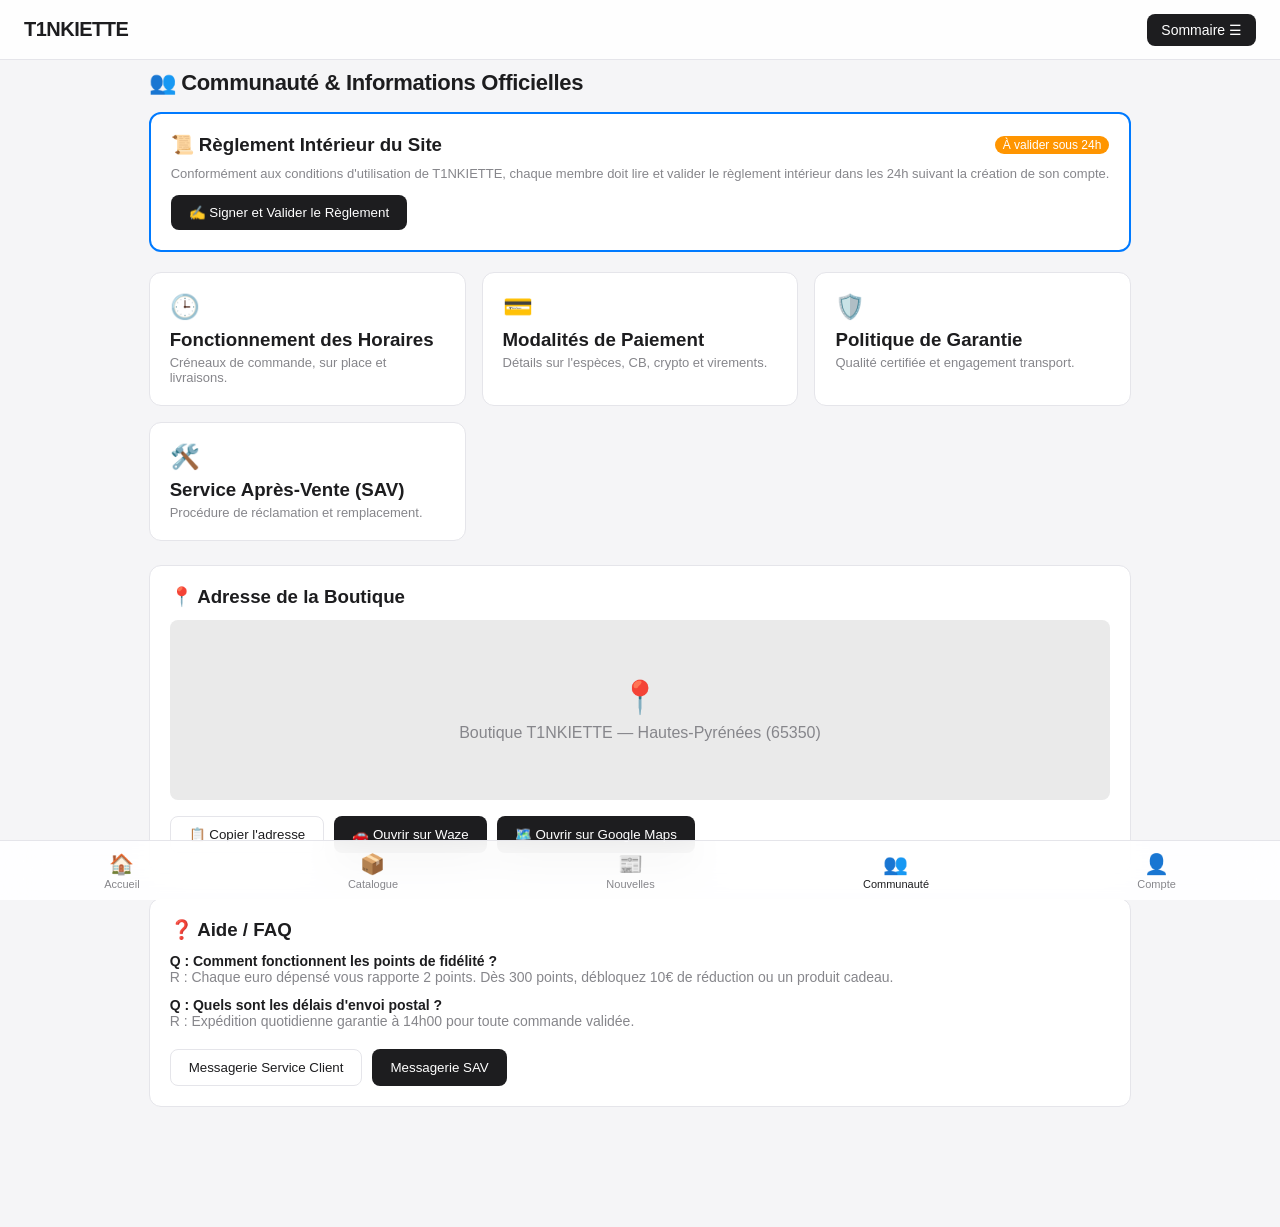
<file: community.html>
<!DOCTYPE html>
<html lang="fr">
<head>
  <meta charset="UTF-8">
  <meta name="viewport" content="width=device-width, initial-scale=1.0">
  <title>T1NKIETTE — Communauté & Règlement</title>
  <link rel="stylesheet" href="css/style.css">
  <link rel="stylesheet" href="css/home.css">
</head>
<body>

  <header class="app-header">
    <div class="header-left"><a href="index.html" class="logo">T1NKIETTE</a></div>
    <div class="header-right">
      <button class="btn-sommaire" onclick="openSommaireDrawer()">Sommaire ☰</button>
    </div>
  </header>

  <main class="container">
    <h2 class="section-title">👥 Communauté & Informations Officielles</h2>

    <!-- 1. ENCART RÈGLEMENT DU SITE (Validation sous 24h) -->
    <div class="card" style="border: 2px solid var(--accent-color); margin-bottom:20px;">
      <div style="display:flex; justify-content:space-between; align-items:center; margin-bottom:10px;">
        <h3>📜 Règlement Intérieur du Site</h3>
        <span id="reglement-status-badge" style="background:var(--warning-color); color:#fff; font-size:12px; padding:2px 8px; border-radius:10px;">À valider sous 24h</span>
      </div>
      <p style="font-size:13px; color:var(--text-secondary); margin-bottom:14px;">
        Conformément aux conditions d'utilisation de T1NKIETTE, chaque membre doit lire et valider le règlement intérieur dans les 24h suivant la création de son compte.
      </p>
      <button class="btn" id="sign-reglement-btn" onclick="signReglement()">✍️ Signer et Valider le Règlement</button>
    </div>

    <!-- 2. ENCARTS CLIQUABLES FONCTIONNEMENT -->
    <div style="display:grid; grid-template-columns: repeat(auto-fit, minmax(280px, 1fr)); gap:16px; margin-bottom:24px;">
      <div class="card" style="cursor:pointer;" onclick="openModal('modal-horaires-page')">
        <span style="font-size:24px;">🕒</span>
        <h3 style="margin:8px 0 4px;">Fonctionnement des Horaires</h3>
        <p style="font-size:13px; color:var(--text-secondary);">Créneaux de commande, sur place et livraisons.</p>
      </div>
      <div class="card" style="cursor:pointer;" onclick="openModal('modal-paiement-page')">
        <span style="font-size:24px;">💳</span>
        <h3 style="margin:8px 0 4px;">Modalités de Paiement</h3>
        <p style="font-size:13px; color:var(--text-secondary);">Détails sur l'espèces, CB, crypto et virements.</p>
      </div>
      <div class="card" style="cursor:pointer;" onclick="openModal('modal-garanties-page')">
        <span style="font-size:24px;">🛡️</span>
        <h3 style="margin:8px 0 4px;">Politique de Garantie</h3>
        <p style="font-size:13px; color:var(--text-secondary);">Qualité certifiée et engagement transport.</p>
      </div>
      <div class="card" style="cursor:pointer;" onclick="openModal('modal-sav-page')">
        <span style="font-size:24px;">🛠️</span>
        <h3 style="margin:8px 0 4px;">Service Après-Vente (SAV)</h3>
        <p style="font-size:13px; color:var(--text-secondary);">Procédure de réclamation et remplacement.</p>
      </div>
    </div>

    <!-- ENCART 3 : ADRESSE BOUTIQUE (Non cliquable, map + waze/maps) -->
    <div class="card" style="margin-bottom:24px;">
      <h3 style="margin-bottom:12px;">📍 Adresse de la Boutique</h3>
      <div class="map-placeholder">
        <div class="gps-pin">📍</div>
        <span>Boutique T1NKIETTE — Hautes-Pyrénées (65350)</span>
      </div>
      <div class="address-actions">
        <button class="btn btn-outline" onclick="copyStoreAddress()">📋 Copier l'adresse</button>
        <button class="btn" onclick="openWaze()">🚗 Ouvrir sur Waze</button>
        <button class="btn" onclick="openGoogleMaps()">🗺️ Ouvrir sur Google Maps</button>
      </div>
    </div>

    <!-- ENCART 4 : SUPPORT & FAQ -->
    <div class="card" id="faq" style="margin-bottom:40px;">
      <h3 style="margin-bottom:12px;">❓ Aide / FAQ</h3>
      <div style="display:flex; flex-direction:column; gap:12px; font-size:14px;">
        <div><strong>Q : Comment fonctionnent les points de fidélité ?</strong><br><span style="color:var(--text-secondary);">R : Chaque euro dépensé vous rapporte 2 points. Dès 300 points, débloquez 10€ de réduction ou un produit cadeau.</span></div>
        <div><strong>Q : Quels sont les délais d'envoi postal ?</strong><br><span style="color:var(--text-secondary);">R : Expédition quotidienne garantie à 14h00 pour toute commande validée.</span></div>
      </div>
      <div style="display:flex; gap:10px; margin-top:20px; flex-wrap:wrap;">
        <button class="btn btn-outline" onclick="window.location.href='messaging.html?service=client'">Messagerie Service Client</button>
        <button class="btn" onclick="window.location.href='messaging.html?service=sav'">Messagerie SAV</button>
      </div>
    </div>

  </main>

  <!-- MODALS PAGES DÉDIÉES COMMUNAUTÉ -->
  <div id="modal-horaires-page" class="modal-backdrop"><div class="modal-card"><h2>Horaires</h2><p style="margin:12px 0;">Ouvert du Lundi au Samedi de 10h à 20h.</p><button class="btn" onclick="closeModal('modal-horaires-page')">Fermer</button></div></div>
  <div id="modal-paiement-page" class="modal-backdrop"><div class="modal-card"><h2>Paiement</h2><p style="margin:12px 0;">Espèces, Carte Bleue, Crypto et Virement acceptés de manière sécurisée.</p><button class="btn" onclick="closeModal('modal-paiement-page')">Fermer</button></div></div>
  <div id="modal-garanties-page" class="modal-backdrop"><div class="modal-card"><h2>Garanties</h2><p style="margin:12px 0;">Produits testés en laboratoire et conformes aux exigences strictes.</p><button class="btn" onclick="closeModal('modal-garanties-page')">Fermer</button></div></div>
  <div id="modal-sav-page" class="modal-backdrop"><div class="modal-card"><h2>SAV</h2><p style="margin:12px 0;">Réponse garantie en moins de 2 heures via la messagerie dédiée.</p><button class="btn" onclick="closeModal('modal-sav-page')">Fermer</button></div></div>

  <!-- PANNEAU SOMMAIRE -->
  <div id="sommaire-drawer" class="drawer-backdrop">
    <div class="drawer-panel">
      <div class="drawer-header"><h2>Sommaire T1NKIETTE</h2><button class="close-btn" onclick="closeSommaireDrawer()">✕</button></div>
      <div class="drawer-links" id="drawer-links-container"></div>
    </div>
  </div>

  <nav class="app-footer">
    <a href="index.html" class="nav-item"><span class="nav-icon">🏠</span><span>Accueil</span></a>
    <a href="catalog.html" class="nav-item"><span class="nav-icon">📦</span><span>Catalogue</span></a>
    <a href="news.html" class="nav-item"><span class="nav-icon">📰</span><span>Nouvelles</span></a>
    <a href="community.html" class="nav-item active"><span class="nav-icon">👥</span><span>Communauté</span></a>
    <a href="account.html" class="nav-item"><span class="nav-icon">👤</span><span>Compte</span></a>
  </nav>

  <script src="js/store-data.js"></script>
  <script src="js/app-home.js"></script>
  <script>
    function signReglement() {
      localStorage.setItem("t1nkiette_reglement_signed", "true");
      document.getElementById("reglement-status-badge").style.background = "var(--success-color)";
      document.getElementById("reglement-status-badge").innerText = "Signé & Validé";
      document.getElementById("sign-reglement-btn").style.display = "none";
      alert("Règlement validé avec succès !");
    }
    document.addEventListener("DOMContentLoaded", () => {
      if (localStorage.getItem("t1nkiette_reglement_signed") === "true") {
        document.getElementById("reglement-status-badge").style.background = "var(--success-color)";
        document.getElementById("reglement-status-badge").innerText = "Signé & Validé";
        document.getElementById("sign-reglement-btn").style.display = "none";
      }
    });
  </script>
</body>
</html>
</file>
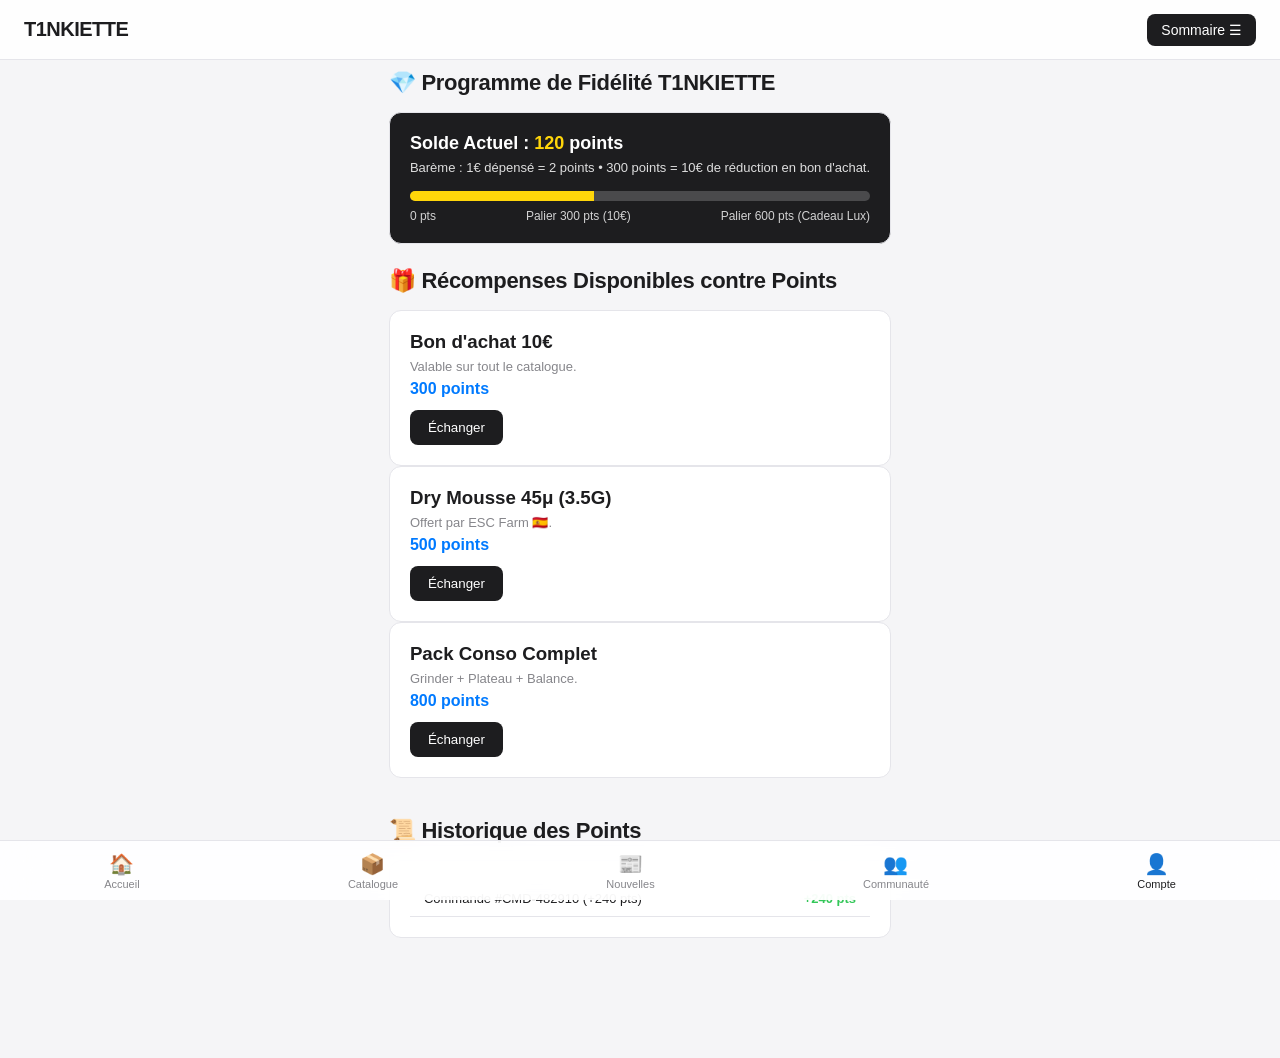
<file: loyalty.html>
<!DOCTYPE html>
<html lang="fr">
<head>
  <meta charset="UTF-8">
  <meta name="viewport" content="width=device-width, initial-scale=1.0">
  <title>T1NKIETTE — Programme Fidélité & Récompenses</title>
  <link rel="stylesheet" href="css/style.css">
  <link rel="stylesheet" href="css/home.css">
</head>
<body>

  <header class="app-header">
    <div class="header-left"><a href="index.html" class="logo">T1NKIETTE</a></div>
    <div class="header-right">
      <button class="btn-sommaire" onclick="openSommaireDrawer()">Sommaire ☰</button>
    </div>
  </header>

  <main class="container">
    <h2 class="section-title">💎 Programme de Fidélité T1NKIETTE</h2>

    <!-- Encart Synthèse & Progression -->
    <div class="card" style="background:var(--text-primary); color:#fff; margin-bottom:24px;">
      <h3 style="font-size:18px; margin-bottom:6px;">Solde Actuel : <span id="loyalty-points-display" style="color:#FFD60A;">0</span> points</h3>
      <p style="font-size:13px; opacity:0.85; margin-bottom:16px;">Barème : 1€ dépensé = 2 points • 300 points = 10€ de réduction en bon d'achat.</p>
      <div style="background:rgba(255,255,255,0.2); height:10px; border-radius:5px; overflow:hidden; margin-bottom:8px;">
        <div id="loyalty-progress-bar" style="background:#FFD60A; height:100%; width:0%;"></div>
      </div>
      <div style="display:flex; justify-content:space-between; font-size:12px; opacity:0.8;">
        <span>0 pts</span>
        <span>Palier 300 pts (10€)</span>
        <span>Palier 600 pts (Cadeau Lux)</span>
      </div>
    </div>

    <!-- Boutique de Récompenses (Produits échangeables contre points) -->
    <h3 class="section-title">🎁 Récompenses Disponibles contre Points</h3>
    <div class="product-grid" id="reward-products-grid" style="margin-bottom:40px;">
      <div class="card">
        <h3>Bon d'achat 10€</h3>
        <p style="font-size:13px; color:var(--text-secondary); margin:6px 0;">Valable sur tout le catalogue.</p>
        <div style="font-weight:700; color:var(--accent-color); margin-bottom:12px;">300 points</div>
        <button class="btn" onclick="redeemReward(300, 'Bon d\'achat 10€')">Échanger</button>
      </div>
      <div class="card">
        <h3>Dry Mousse 45μ (3.5G)</h3>
        <p style="font-size:13px; color:var(--text-secondary); margin:6px 0;">Offert par ESC Farm 🇪🇸.</p>
        <div style="font-weight:700; color:var(--accent-color); margin-bottom:12px;">500 points</div>
        <button class="btn" onclick="redeemReward(500, 'Dry Mousse 3.5G')">Échanger</button>
      </div>
      <div class="card">
        <h3>Pack Conso Complet</h3>
        <p style="font-size:13px; color:var(--text-secondary); margin:6px 0;">Grinder + Plateau + Balance.</p>
        <div style="font-weight:700; color:var(--accent-color); margin-bottom:12px;">800 points</div>
        <button class="btn" onclick="redeemReward(800, 'Pack Conso Complet')">Échanger</button>
      </div>
    </div>

    <!-- Historique des points -->
    <h3 class="section-title">📜 Historique des Points</h3>
    <div class="card" id="loyalty-history-list" style="margin-bottom:40px;">
      <div class="stock-row"><span>Commande #CMD-482910 (+240 pts)</span><span style="color:var(--success-color); font-weight:600;">+240 pts</span></div>
    </div>

  </main>

  <div id="sommaire-drawer" class="drawer-backdrop">
    <div class="drawer-panel">
      <div class="drawer-header"><h2>Sommaire T1NKIETTE</h2><button class="close-btn" onclick="closeSommaireDrawer()">✕</button></div>
      <div class="drawer-links" id="drawer-links-container"></div>
    </div>
  </div>

  <nav class="app-footer">
    <a href="index.html" class="nav-item"><span class="nav-icon">🏠</span><span>Accueil</span></a>
    <a href="catalog.html" class="nav-item"><span class="nav-icon">📦</span><span>Catalogue</span></a>
    <a href="news.html" class="nav-item"><span class="nav-icon">📰</span><span>Nouvelles</span></a>
    <a href="community.html" class="nav-item"><span class="nav-icon">👥</span><span>Communauté</span></a>
    <a href="account.html" class="nav-item active"><span class="nav-icon">👤</span><span>Compte</span></a>
  </nav>

  <script src="js/store-data.js"></script>
  <script src="js/app-home.js"></script>
  <script>
    document.addEventListener("DOMContentLoaded", () => {
      const pts = parseInt(localStorage.getItem("t1nkiette_points") || "120");
      document.getElementById("loyalty-points-display").innerText = pts;
      const progress = Math.min((pts / 300) * 100, 100);
      document.getElementById("loyalty-progress-bar").style.width = progress + "%";
    });
    function redeemReward(cost, name) {
      let pts = parseInt(localStorage.getItem("t1nkiette_points") || "120");
      if (pts >= cost) {
        pts -= cost;
        localStorage.setItem("t1nkiette_points", pts);
        alert(`Félicitations ! Vous avez échangé ${cost} points contre : ${name}.`);
        location.reload();
      } else {
        alert("Points insuffisants pour cette récompense.");
      }
    }
  </script>
</body>
</html>
</file>
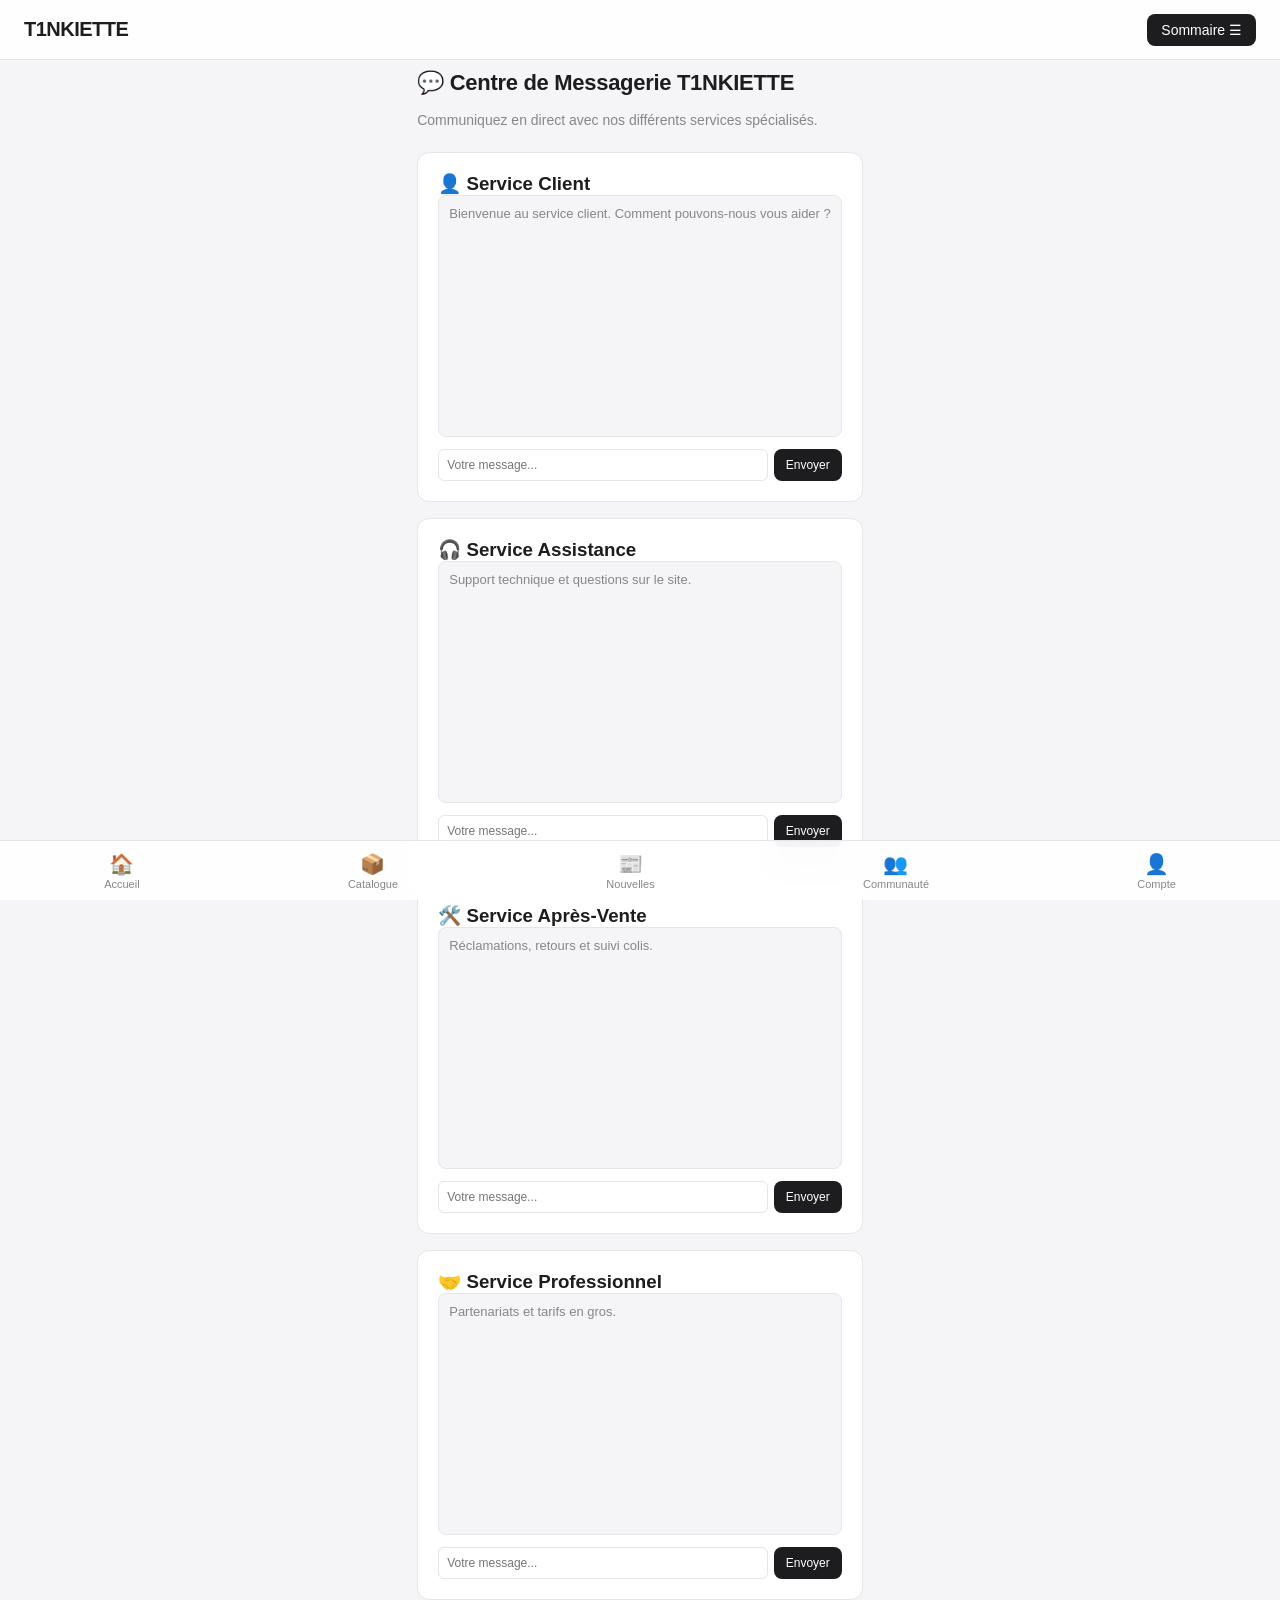
<file: messaging.html>
<!DOCTYPE html>
<html lang="fr">
<head>
  <meta charset="UTF-8">
  <meta name="viewport" content="width=device-width, initial-scale=1.0">
  <title>T1NKIETTE — Messagerie Multi-Services</title>
  <link rel="stylesheet" href="css/style.css">
  <link rel="stylesheet" href="css/home.css">
  <style>
    .messaging-grid {
      display: grid;
      grid-template-columns: repeat(auto-fit, minmax(240px, 1fr));
      gap: 16px;
      margin-bottom: 30px;
    }
    .chat-box {
      background: var(--bg-card);
      border: 1px solid var(--border-color);
      border-radius: 12px;
      padding: 20px;
      height: 350px;
      display: flex;
      flex-direction: column;
      justify-content: space-between;
    }
    .chat-messages {
      flex: 1;
      overflow-y: auto;
      border: 1px solid var(--border-color);
      border-radius: 8px;
      padding: 10px;
      margin-bottom: 12px;
      background: var(--bg-secondary);
      font-size: 13px;
    }
  </style>
</head>
<body>

  <header class="app-header">
    <div class="header-left"><a href="index.html" class="logo">T1NKIETTE</a></div>
    <div class="header-right">
      <button class="btn-sommaire" onclick="openSommaireDrawer()">Sommaire ☰</button>
    </div>
  </header>

  <main class="container">
    <h2 class="section-title">💬 Centre de Messagerie T1NKIETTE</h2>
    <p style="font-size:14px; color:var(--text-secondary); margin-bottom:24px;">Communiquez en direct avec nos différents services spécialisés.</p>

    <!-- 4 ENCARTS MESSAGERIES -->
    <div class="messaging-grid">
      
      <!-- Service Client -->
      <div class="chat-box">
        <h3>👤 Service Client</h3>
        <div class="chat-messages" id="chat-msg-client">
          <div style="color:var(--text-secondary);">Bienvenue au service client. Comment pouvons-nous vous aider ?</div>
        </div>
        <div style="display:flex; gap:6px;">
          <input type="text" id="input-client" placeholder="Votre message..." style="flex:1; padding:8px; border:1px solid var(--border-color); border-radius:6px; font-size:12px;">
          <button class="btn" style="padding:8px 12px; font-size:12px;" onclick="sendMsg('client')">Envoyer</button>
        </div>
      </div>

      <!-- Service Assistance -->
      <div class="chat-box">
        <h3>🎧 Service Assistance</h3>
        <div class="chat-messages" id="chat-msg-assistance">
          <div style="color:var(--text-secondary);">Support technique et questions sur le site.</div>
        </div>
        <div style="display:flex; gap:6px;">
          <input type="text" id="input-assistance" placeholder="Votre message..." style="flex:1; padding:8px; border:1px solid var(--border-color); border-radius:6px; font-size:12px;">
          <button class="btn" style="padding:8px 12px; font-size:12px;" onclick="sendMsg('assistance')">Envoyer</button>
        </div>
      </div>

      <!-- SAV -->
      <div class="chat-box">
        <h3>🛠️ Service Après-Vente</h3>
        <div class="chat-messages" id="chat-msg-sav">
          <div style="color:var(--text-secondary);">Réclamations, retours et suivi colis.</div>
        </div>
        <div style="display:flex; gap:6px;">
          <input type="text" id="input-sav" placeholder="Votre message..." style="flex:1; padding:8px; border:1px solid var(--border-color); border-radius:6px; font-size:12px;">
          <button class="btn" style="padding:8px 12px; font-size:12px;" onclick="sendMsg('sav')">Envoyer</button>
        </div>
      </div>

      <!-- Service Professionnel -->
      <div class="chat-box">
        <h3>🤝 Service Professionnel</h3>
        <div class="chat-messages" id="chat-msg-pro">
          <div style="color:var(--text-secondary);">Partenariats et tarifs en gros.</div>
        </div>
        <div style="display:flex; gap:6px;">
          <input type="text" id="input-pro" placeholder="Votre message..." style="flex:1; padding:8px; border:1px solid var(--border-color); border-radius:6px; font-size:12px;">
          <button class="btn" style="padding:8px 12px; font-size:12px;" onclick="sendMsg('pro')">Envoyer</button>
        </div>
      </div>

    </div>
  </main>

  <div id="sommaire-drawer" class="drawer-backdrop">
    <div class="drawer-panel">
      <div class="drawer-header"><h2>Sommaire T1NKIETTE</h2><button class="close-btn" onclick="closeSommaireDrawer()">✕</button></div>
      <div class="drawer-links" id="drawer-links-container"></div>
    </div>
  </div>

  <nav class="app-footer">
    <a href="index.html" class="nav-item"><span class="nav-icon">🏠</span><span>Accueil</span></a>
    <a href="catalog.html" class="nav-item"><span class="nav-icon">📦</span><span>Catalogue</span></a>
    <a href="news.html" class="nav-item"><span class="nav-icon">📰</span><span>Nouvelles</span></a>
    <a href="community.html" class="nav-item"><span class="nav-icon">👥</span><span>Communauté</span></a>
    <a href="account.html" class="nav-item"><span class="nav-icon">👤</span><span>Compte</span></a>
  </nav>

  <script src="js/store-data.js"></script>
  <script src="js/app-home.js"></script>
  <script>
    function sendMsg(service) {
      const input = document.getElementById(`input-${service}`);
      const box = document.getElementById(`chat-msg-${service}`);
      const text = input.value.trim();
      if (!text) return;

      box.innerHTML += `<div style="margin:6px 0; text-align:right;"><strong>Moi :</strong> ${text}</div>`;
      input.value = "";
      box.scrollTop = box.scrollHeight;

      setTimeout(() => {
        box.innerHTML += `<div style="margin:6px 0; color:var(--accent-color);"><strong>${service.toUpperCase()} :</strong> Message bien reçu, un conseiller va vous répondre.</div>`;
        box.scrollTop = box.scrollHeight;
      }, 800);
    }
  </script>
</body>
</html>
</file>
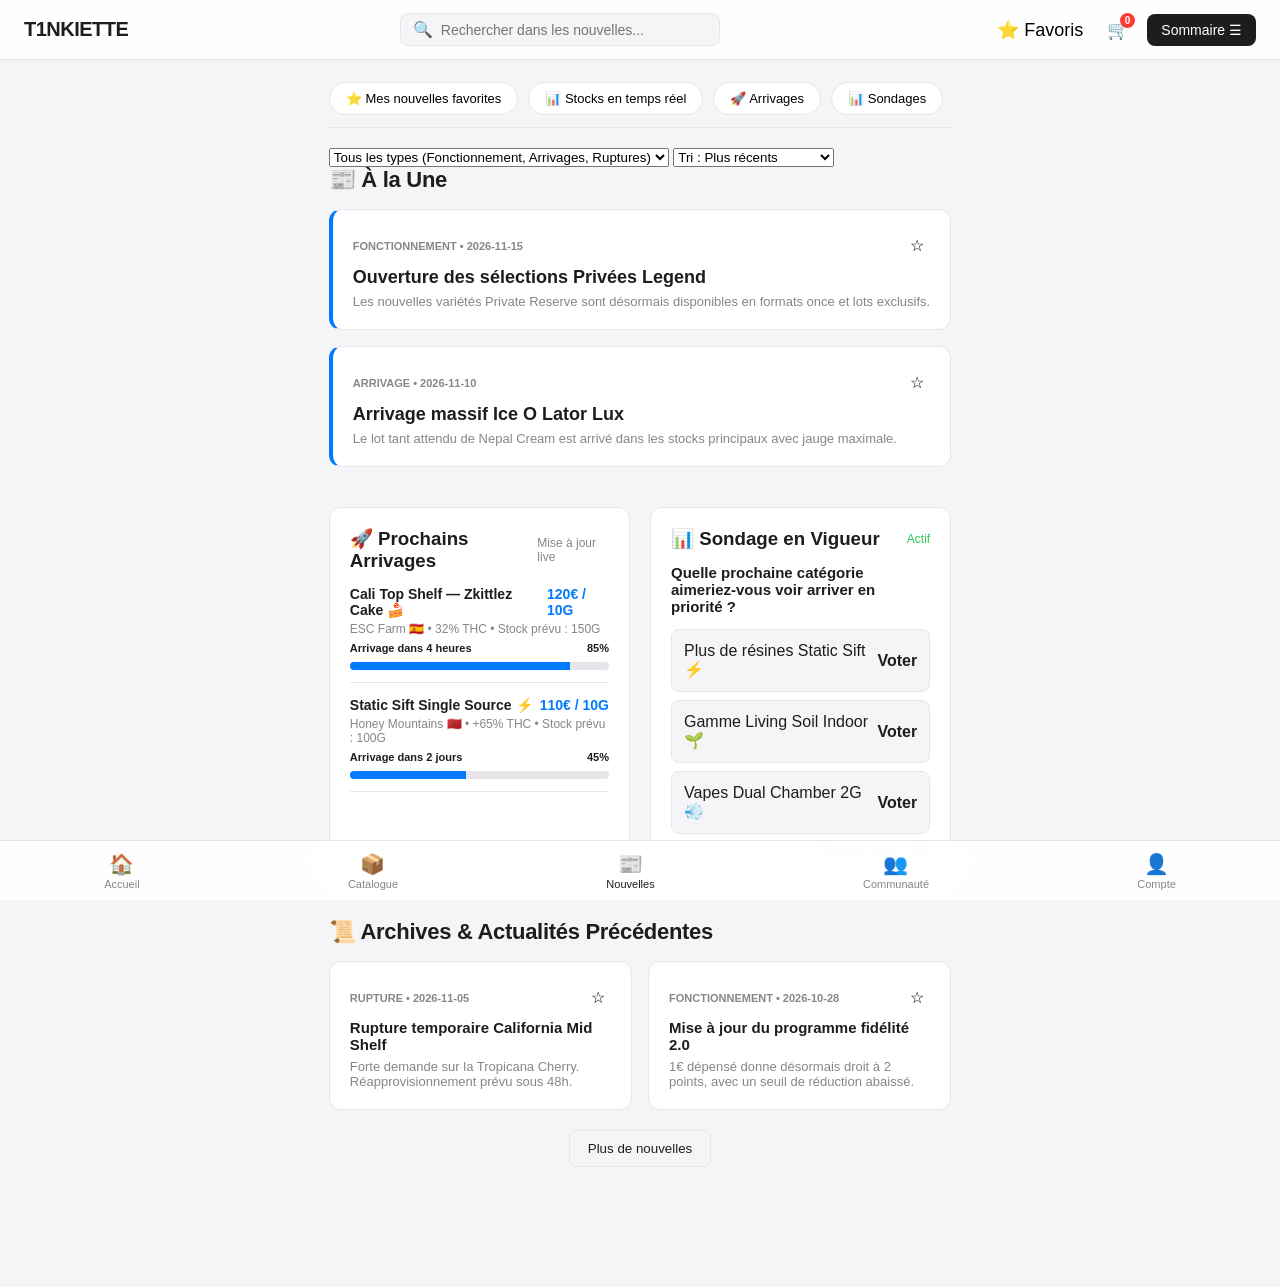
<file: news.html>
<!DOCTYPE html>
<html lang="fr">
<head>
  <meta charset="UTF-8">
  <meta name="viewport" content="width=device-width, initial-scale=1.0">
  <title>T1NKIETTE — Nouvelles & Arrivages</title>
  <link rel="stylesheet" href="css/style.css">
  <link rel="stylesheet" href="css/home.css">
  <style>
    .news-subbar {
      display: flex;
      gap: 10px;
      overflow-x: auto;
      padding: 12px 0;
      margin-bottom: 20px;
      border-bottom: 1px solid var(--border-color);
    }
    .time-gauge-bar {
      width: 100%;
      height: 8px;
      background: var(--border-color);
      border-radius: 4px;
      overflow: hidden;
      margin-top: 8px;
    }
    .time-gauge-fill {
      height: 100%;
      background: var(--accent-color);
    }
    .poll-option {
      background: var(--bg-secondary);
      border: 1px solid var(--border-color);
      border-radius: 8px;
      padding: 12px;
      margin-bottom: 8px;
      cursor: pointer;
      display: flex;
      justify-content: space-between;
      align-items: center;
    }
    .poll-option:hover { border-color: var(--text-primary); }
  </style>
</head>
<body>

  <header class="app-header">
    <div class="header-left"><a href="index.html" class="logo">T1NKIETTE</a></div>
    <div class="header-center">
      <div class="search-bar-container">
        <span class="search-icon">🔍</span>
        <input type="text" id="news-search" placeholder="Rechercher dans les nouvelles..." oninput="filterNews()">
      </div>
    </div>
    <div class="header-right">
      <button class="icon-btn" onclick="openNewsFavoritesModal()">⭐ Favoris</button>
      <button class="icon-btn" onclick="window.location.href='cart.html'">🛒<span id="cart-badge" class="badge">0</span></button>
      <button class="btn-sommaire" onclick="openSommaireDrawer()">Sommaire ☰</button>
    </div>
  </header>

  <main class="container">
    <!-- 0.5 BARRE SECONDAIRE FIXE NOUVELLES -->
    <div class="news-subbar">
      <button class="subbar-btn" onclick="openNewsFavoritesModal()">⭐ Mes nouvelles favorites</button>
      <button class="subbar-btn" onclick="openModal('realtime-stocks-modal')">📊 Stocks en temps réel</button>
      <button class="subbar-btn" onclick="scrollToSection('arrivals-section')">🚀 Arrivages</button>
      <button class="subbar-btn" onclick="scrollToSection('polls-section')">📊 Sondages</button>
    </div>

    <!-- 0.5.5 FILTRES & TRIS NOUVELLES -->
    <div class="filter-toolbar">
      <select id="news-type-filter" onchange="filterNews()">
        <option value="all">Tous les types (Fonctionnement, Arrivages, Ruptures)</option>
        <option value="Fonctionnement">Fonctionnement</option>
        <option value="Arrivage">Arrivages</option>
        <option value="Rupture">Ruptures</option>
      </select>
      <select id="news-sort" onchange="filterNews()">
        <option value="recent">Tri : Plus récents</option>
        <option value="popular">Tri : Popularité (favoris)</option>
      </select>
    </div>

    <!-- 1. DERNIÈRES NOUVELLES (Gros encarts) -->
    <section class="home-section">
      <h2 class="section-title">📰 À la Une</h2>
      <div id="latest-news-container" style="display:flex; flex-direction:column; gap:16px;"></div>
    </section>

    <!-- 2. DOUBLE ENCART ARRIVAGES & SONDAGES -->
    <div style="display:grid; grid-template-columns: repeat(auto-fit, minmax(300px, 1fr)); gap:20px; margin-bottom:40px;">
      
      <!-- ARRIVAGES -->
      <section class="card" id="arrivals-section">
        <div style="display:flex; justify-content:space-between; align-items:center; margin-bottom:14px;">
          <h3>🚀 Prochains Arrivages</h3>
          <span style="font-size:12px; color:var(--text-secondary);">Mise à jour live</span>
        </div>
        <div id="arrivals-container" style="display:flex; flex-direction:column; gap:14px;"></div>
      </section>

      <!-- SONDAGES -->
      <section class="card" id="polls-section">
        <div style="display:flex; justify-content:space-between; align-items:center; margin-bottom:14px;">
          <h3>📊 Sondage en Vigueur</h3>
          <span style="font-size:12px; color:var(--success-color);">Actif</span>
        </div>
        <div id="active-poll-container"></div>
      </section>

    </div>

    <!-- 3. NOUVELLES PLUS ANCIENNES (Petits encarts + bouton plus) -->
    <section class="home-section" style="margin-bottom:40px;">
      <h2 class="section-title">📜 Archives & Actualités Précédentes</h2>
      <div id="older-news-container" style="display:grid; grid-template-columns: repeat(auto-fit, minmax(280px, 1fr)); gap:16px; margin-bottom:20px;"></div>
      <div style="text-align:center;">
        <button class="btn btn-outline" id="load-more-news-btn" onclick="loadMoreNews()">Plus de nouvelles</button>
      </div>
    </section>

  </main>

  <!-- POP-UP NOUVELLES FAVORITES -->
  <div id="news-favorites-modal" class="modal-backdrop">
    <div class="modal-card">
      <div class="modal-header">
        <h2>⭐ Mes Nouvelles Favorites</h2>
        <button class="close-btn" onclick="closeModal('news-favorites-modal')">✕</button>
      </div>
      <div id="news-favorites-list"></div>
    </div>
  </div>

  <!-- PANNEAU SOMMAIRE -->
  <div id="sommaire-drawer" class="drawer-backdrop">
    <div class="drawer-panel">
      <div class="drawer-header"><h2>Sommaire T1NKIETTE</h2><button class="close-btn" onclick="closeSommaireDrawer()">✕</button></div>
      <div class="drawer-links" id="drawer-links-container"></div>
    </div>
  </div>

  <nav class="app-footer">
    <a href="index.html" class="nav-item"><span class="nav-icon">🏠</span><span>Accueil</span></a>
    <a href="catalog.html" class="nav-item"><span class="nav-icon">📦</span><span>Catalogue</span></a>
    <a href="news.html" class="nav-item active"><span class="nav-icon">📰</span><span>Nouvelles</span></a>
    <a href="community.html" class="nav-item"><span class="nav-icon">👥</span><span>Communauté</span></a>
    <a href="account.html" class="nav-item"><span class="nav-icon">👤</span><span>Compte</span></a>
  </nav>

  <script src="js/store-data.js"></script>
  <script src="js/app-home.js"></script>
  <script src="js/app-news.js"></script>
</body>
</html>
</file>
<file: css/style.css>
/* ==========================================================================
   T1NKIETTE - Design System & Global Styles (Apple / Garmin / Xiaomi Style)
   ========================================================================== */

:root {
  --bg-primary: #FFFFFF;
  --bg-secondary: #F5F5F7;
  --bg-card: #FFFFFF;
  --border-color: #E5E5EA;
  --text-primary: #1D1D1F;
  --text-secondary: #86868B;
  --accent-color: #007AFF;
  --accent-hover: #0051D5;
  --danger-color: #FF3B30;
  --success-color: #34C759;
  --warning-color: #FF9500;
  
  /* Paliers Stocks (Dégradé 🟥🟧🟨🟩🟦🟪) */
  --stock-red: #FF3B30;
  --stock-orange: #FF9500;
  --stock-yellow: #FFCC00;
  --stock-green: #34C759;
  --stock-blue: #007AFF;
  --stock-purple: #AF52DE;
}

* {
  box-sizing: border-box;
  margin: 0;
  padding: 0;
  font-family: -apple-system, BlinkMacSystemFont, "SF Pro Text", "SF Pro Display", "Segoe UI", Roboto, Helvetica, Arial, sans-serif;
  -webkit-font-smoothing: antialiased;
}

body {
  background-color: var(--bg-secondary);
  color: var(--text-primary);
  min-height: 100vh;
  display: flex;
  flex-direction: column;
}

/* --- Navigation Bars --- */
header.app-header {
  position: fixed;
  top: 0;
  left: 0;
  width: 100%;
  height: 60px;
  background: rgba(255, 255, 255, 0.85);
  backdrop-filter: blur(20px);
  -webkit-backdrop-filter: blur(20px);
  border-bottom: 1px solid var(--border-color);
  display: flex;
  align-items: center;
  justify-content: space-between;
  padding: 0 24px;
  z-index: 1000;
}

nav.app-footer {
  position: fixed;
  bottom: 0;
  left: 0;
  width: 100%;
  height: 60px;
  background: rgba(255, 255, 255, 0.9);
  backdrop-filter: blur(20px);
  -webkit-backdrop-filter: blur(20px);
  border-top: 1px solid var(--border-color);
  display: flex;
  align-items: center;
  justify-content: space-around;
  z-index: 1000;
}

/* --- Stock Gauges (🟥🟧🟨🟩🟦🟪) --- */
.stock-indicator {
  display: inline-flex;
  gap: 4px;
  align-items: center;
}

.stock-dot {
  width: 12px;
  height: 12px;
  border-radius: 50%;
  opacity: 0.2;
  transition: opacity 0.2s;
}

.stock-dot.active.red { background-color: var(--stock-red); opacity: 1; }
.stock-dot.active.orange { background-color: var(--stock-orange); opacity: 1; }
.stock-dot.active.yellow { background-color: var(--stock-yellow); opacity: 1; }
.stock-dot.active.green { background-color: var(--stock-green); opacity: 1; }
.stock-dot.active.blue { background-color: var(--stock-blue); opacity: 1; }
.stock-dot.active.purple { background-color: var(--stock-purple); opacity: 1; }

/* --- Technical Gauges --- */
.tech-gauge-container {
  margin: 12px 0;
}

.gauge-label {
  display: flex;
  justify-content: space-between;
  font-size: 13px;
  font-weight: 500;
  color: var(--text-secondary);
  margin-bottom: 4px;
}

.gauge-bar {
  width: 100%;
  height: 8px;
  border-radius: 4px;
  background: var(--border-color);
  overflow: hidden;
  position: relative;
}

/* Jauge 1 : Blanc -> Or */
.gauge-fill.white-gold {
  background: linear-gradient(90deg, #FFFFFF 0%, #FFD60A 100%);
  height: 100%;
}

/* Jauge 2 : Bleu -> Vert (Sativa / Indica) */
.gauge-fill.blue-green {
  background: linear-gradient(90deg, #007AFF 0%, #34C759 100%);
  height: 100%;
}

/* Jauge 3 : Violet -> Rouge (Euphorisant / Relaxant) */
.gauge-fill.purple-red {
  background: linear-gradient(90deg, #AF52DE 0%, #FF3B30 100%);
  height: 100%;
}

/* --- Cards & Containers --- */
.card {
  background: var(--bg-card);
  border: 1px solid var(--border-color);
  border-radius: 12px;
  padding: 20px;
  transition: transform 0.2s, box-shadow 0.2s;
}

.card:hover {
  box-shadow: 0 4px 20px rgba(0,0,0,0.06);
}

.btn {
  background: var(--text-primary);
  color: var(--bg-primary);
  border: none;
  border-radius: 8px;
  padding: 10px 18px;
  font-weight: 500;
  cursor: pointer;
  transition: opacity 0.2s;
}

.btn:hover {
  opacity: 0.85;
}

.btn-outline {
  background: transparent;
  color: var(--text-primary);
  border: 1px solid var(--border-color);
}
</file>
<file: css/home.css>
/* ==========================================================================
   T1NKIETTE - Accueil & Navigation Styles
   ========================================================================== */

body {
  padding-top: 70px;
  padding-bottom: 80px;
}

.container {
  max-width: 1200px;
  margin: 0 auto;
  padding: 0 20px;
}

/* Header elements */
.logo {
  font-size: 20px;
  font-weight: 700;
  color: var(--text-primary);
  text-decoration: none;
  letter-spacing: -0.5px;
}

.search-bar-container {
  position: relative;
  display: flex;
  align-items: center;
  background: var(--bg-secondary);
  border-radius: 8px;
  padding: 6px 12px;
  width: 320px;
  border: 1px solid var(--border-color);
}

.search-bar-container input {
  border: none;
  background: transparent;
  outline: none;
  width: 100%;
  padding-left: 8px;
  font-size: 14px;
}

.header-right {
  display: flex;
  align-items: center;
  gap: 12px;
}

.icon-btn {
  background: transparent;
  border: none;
  font-size: 18px;
  cursor: pointer;
  position: relative;
  padding: 6px;
}

.badge {
  position: absolute;
  top: 0;
  right: 0;
  background: var(--danger-color);
  color: #fff;
  font-size: 10px;
  font-weight: 700;
  padding: 2px 5px;
  border-radius: 10px;
}

.btn-sommaire {
  background: var(--text-primary);
  color: var(--bg-primary);
  border: none;
  border-radius: 8px;
  padding: 8px 14px;
  font-size: 14px;
  font-weight: 500;
  cursor: pointer;
}

/* Home Subbar */
.home-subbar {
  display: flex;
  gap: 12px;
  overflow-x: auto;
  padding: 12px 0;
  margin-bottom: 20px;
  scrollbar-width: none;
}
.home-subbar::-webkit-scrollbar { display: none; }

.subbar-btn {
  background: var(--bg-card);
  border: 1px solid var(--border-color);
  border-radius: 20px;
  padding: 8px 16px;
  font-size: 13px;
  font-weight: 500;
  white-space: nowrap;
  cursor: pointer;
  transition: background 0.2s;
}
.subbar-btn:hover { background: var(--border-color); }

/* Hero Carousel */
.hero-carousel {
  width: 100%;
  height: 320px;
  background: var(--text-primary);
  border-radius: 16px;
  overflow: hidden;
  position: relative;
  margin-bottom: 30px;
}
.carousel-track {
  display: flex;
  width: 100%;
  height: 100%;
  transition: transform 0.5s ease-in-out;
}
.carousel-slide {
  min-width: 100%;
  height: 100%;
  display: flex;
  flex-direction: column;
  justify-content: flex-end;
  padding: 40px;
  color: #fff;
  background-size: cover;
  background-position: center;
  position: relative;
}
.carousel-slide::after {
  content: '';
  position: absolute;
  inset: 0;
  background: linear-gradient(0deg, rgba(0,0,0,0.7) 0%, transparent 60%);
}
.carousel-content {
  position: relative;
  z-index: 2;
}
.carousel-content h2 { font-size: 28px; margin-bottom: 8px; }
.carousel-content p { font-size: 15px; opacity: 0.85; margin-bottom: 12px; }

/* Sections */
.home-section {
  margin-bottom: 40px;
}
.section-title {
  font-size: 22px;
  font-weight: 600;
  margin-bottom: 16px;
  letter-spacing: -0.3px;
}

/* Grids */
.categories-grid {
  display: grid;
  grid-template-columns: repeat(auto-fit, minmax(200px, 1fr));
  gap: 16px;
}
.category-card {
  background: var(--bg-card);
  border: 1px solid var(--border-color);
  border-radius: 12px;
  padding: 24px;
  text-align: center;
  cursor: pointer;
  transition: transform 0.2s, box-shadow 0.2s;
}
.category-card:hover { transform: translateY(-3px); box-shadow: 0 6px 20px rgba(0,0,0,0.06); }
.category-icon { font-size: 36px; margin-bottom: 12px; display: block; }
.category-card h3 { font-size: 16px; font-weight: 600; margin-bottom: 6px; }
.category-card p { font-size: 13px; color: var(--text-secondary); }

/* Features Grid */
.features-grid {
  display: grid;
  grid-template-columns: repeat(auto-fit, minmax(250px, 1fr));
  gap: 16px;
}
.feature-card {
  background: var(--bg-card);
  border: 1px solid var(--border-color);
  border-radius: 12px;
  padding: 20px;
  cursor: pointer;
  transition: border-color 0.2s;
}
.feature-card:hover { border-color: var(--text-primary); }
.feature-icon { font-size: 24px; margin-bottom: 10px; display: block; }
.feature-card h3 { font-size: 15px; font-weight: 600; margin-bottom: 4px; }
.feature-card p { font-size: 13px; color: var(--text-secondary); }

/* Address & Social */
.address-card {
  background: var(--bg-card);
  border: 1px solid var(--border-color);
  border-radius: 12px;
  padding: 24px;
}
.map-placeholder {
  height: 180px;
  background: #EAEAEA;
  border-radius: 8px;
  display: flex;
  flex-direction: column;
  align-items: center;
  justify-content: center;
  margin-bottom: 16px;
  color: var(--text-secondary);
  font-weight: 500;
}
.gps-pin { font-size: 32px; margin-bottom: 8px; }
.address-actions { display: flex; gap: 10px; flex-wrap: wrap; }

.social-grid {
  display: flex;
  gap: 10px;
  flex-wrap: wrap;
}
.social-badge {
  background: var(--bg-card);
  border: 1px solid var(--border-color);
  padding: 10px 16px;
  border-radius: 20px;
  text-decoration: none;
  color: var(--text-primary);
  font-weight: 500;
  font-size: 14px;
}
.support-grid { display: flex; gap: 12px; flex-wrap: wrap; }

/* Modals & Drawers */
.modal-backdrop, .drawer-backdrop {
  position: fixed;
  inset: 0;
  background: rgba(0,0,0,0.5);
  backdrop-filter: blur(5px);
  display: none;
  align-items: center;
  justify-content: center;
  z-index: 2000;
}
.modal-card {
  background: var(--bg-card);
  border-radius: 16px;
  padding: 24px;
  width: 90%;
  max-width: 500px;
  box-shadow: 0 10px 30px rgba(0,0,0,0.15);
}
.modal-card.large-modal { max-width: 800px; }
.modal-header { display: flex; justify-content: space-between; align-items: center; margin-bottom: 16px; }
.close-btn { background: none; border: none; font-size: 20px; cursor: pointer; }

.drawer-backdrop { justify-content: flex-end; }
.drawer-panel {
  background: var(--bg-card);
  width: 320px;
  height: 100%;
  padding: 24px;
  overflow-y: auto;
}
.drawer-header { display: flex; justify-content: space-between; align-items: center; margin-bottom: 20px; }
.drawer-links a { display: block; padding: 12px 0; border-bottom: 1px solid var(--border-color); text-decoration: none; color: var(--text-primary); font-weight: 500; }

/* Stock table in modal */
.stock-filter-bar { display: flex; gap: 10px; margin-bottom: 14px; }
.stock-filter-bar input, .stock-filter-bar select { padding: 8px 12px; border: 1px solid var(--border-color); border-radius: 8px; font-size: 13px; }
.stock-filter-bar input { flex: 1; }
.stock-table-container { max-height: 350px; overflow-y: auto; border: 1px solid var(--border-color); border-radius: 8px; }
.stock-row { display: flex; justify-content: space-between; padding: 10px 14px; border-bottom: 1px solid var(--border-color); align-items: center; font-size: 13px; }

/* Footer Tab Bar */
.nav-item {
  display: flex;
  flex-direction: column;
  align-items: center;
  text-decoration: none;
  color: var(--text-secondary);
  font-size: 11px;
  font-weight: 500;
}
.nav-item.active { color: var(--text-primary); }
.nav-icon { font-size: 20px; margin-bottom: 2px; }
</file>
<file: css/admin.css>
/* ==========================================================================
   T1NKIETTE - Admin Back-Office Styles
   ========================================================================== */

.admin-tabs {
  display: flex;
  gap: 10px;
  overflow-x: auto;
  margin-bottom: 24px;
  border-bottom: 1px solid var(--border-color);
  padding-bottom: 12px;
}

.admin-tab-btn {
  background: var(--bg-card);
  border: 1px solid var(--border-color);
  padding: 10px 18px;
  border-radius: 20px;
  font-weight: 600;
  font-size: 14px;
  cursor: pointer;
  white-space: nowrap;
}

.admin-tab-btn.active {
  background: var(--text-primary);
  color: var(--bg-primary);
  border-color: var(--text-primary);
}

.metrics-grid {
  display: grid;
  grid-template-columns: repeat(auto-fit, minmax(220px, 1fr));
  gap: 16px;
}

.metric-card {
  border-left: 4px solid var(--text-primary);
}

.admin-order-card {
  background: var(--bg-card);
  border: 1px solid var(--border-color);
  border-radius: 12px;
  padding: 20px;
  margin-bottom: 16px;
}

.admin-order-header {
  display: flex;
  justify-content: space-between;
  align-items: center;
  margin-bottom: 10px;
}

.admin-order-actions {
  display: flex;
  gap: 8px;
  margin-top: 14px;
  flex-wrap: wrap;
}
</file>
